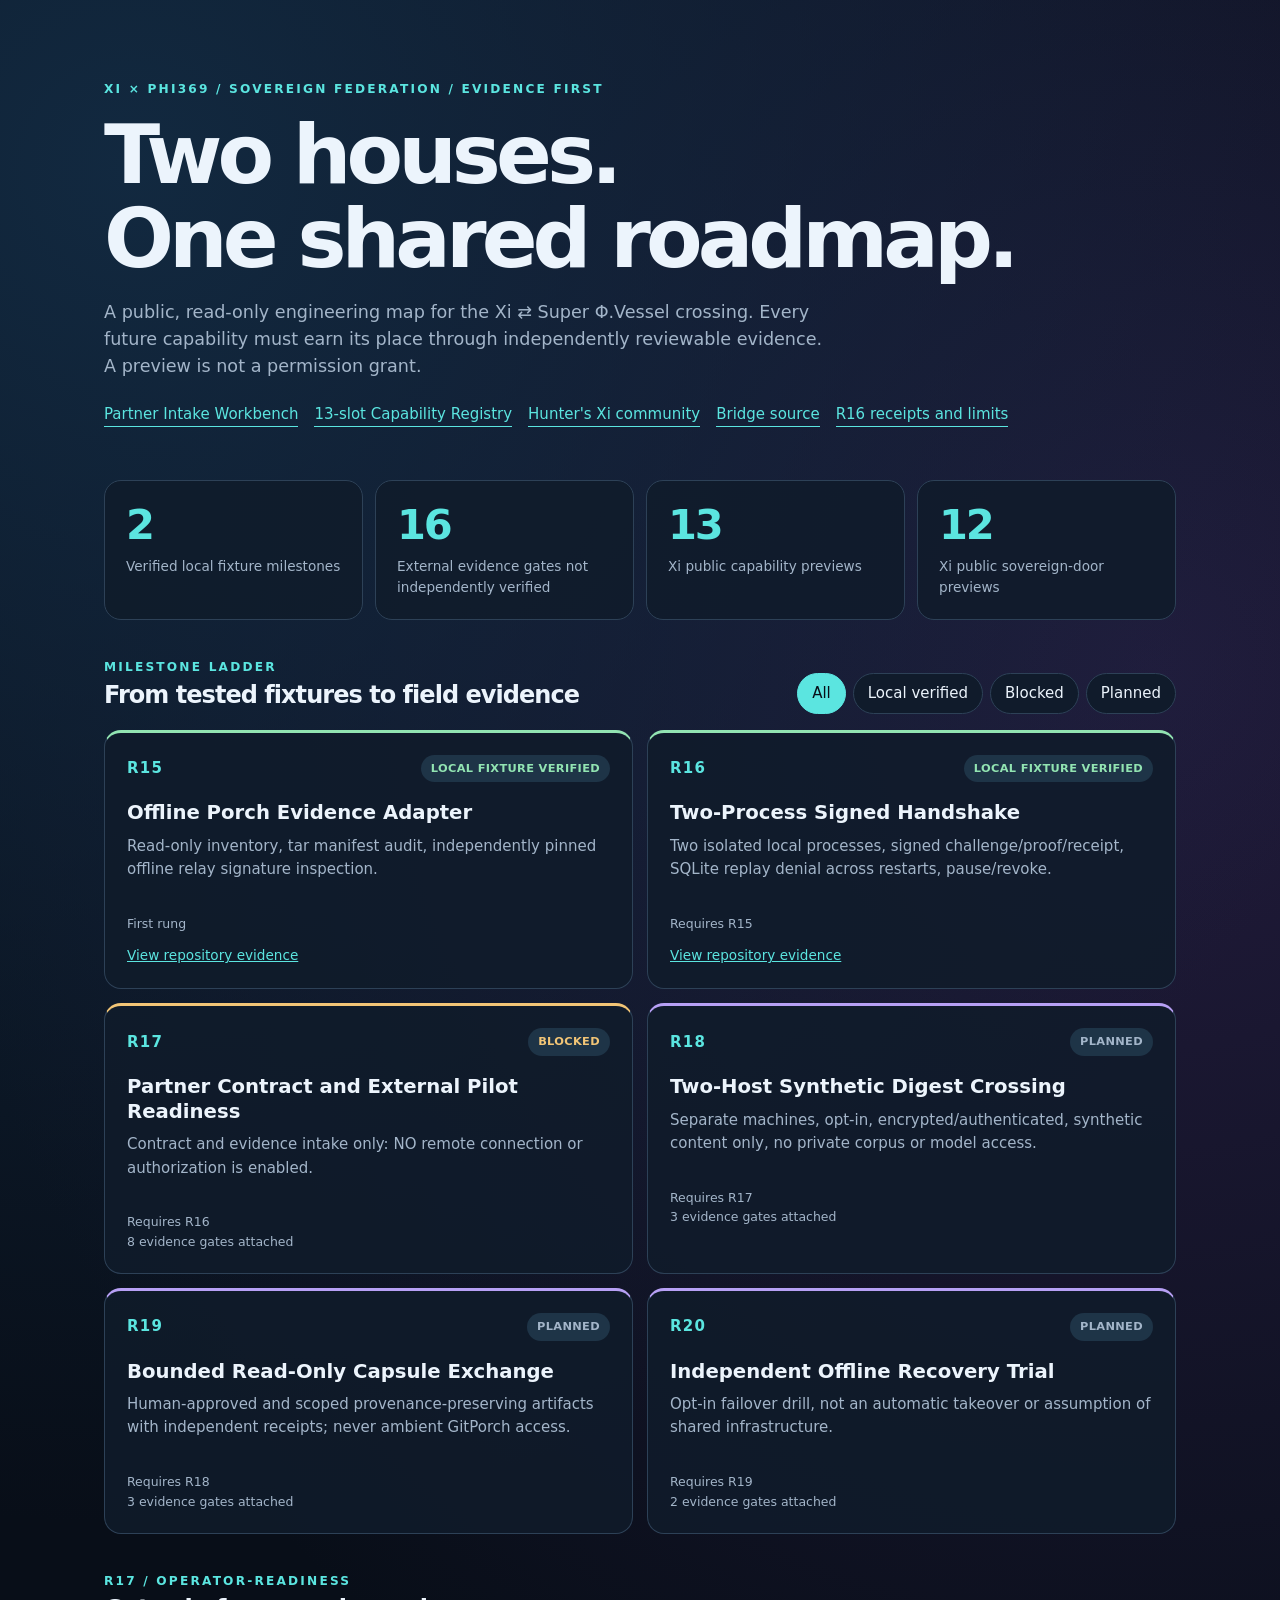
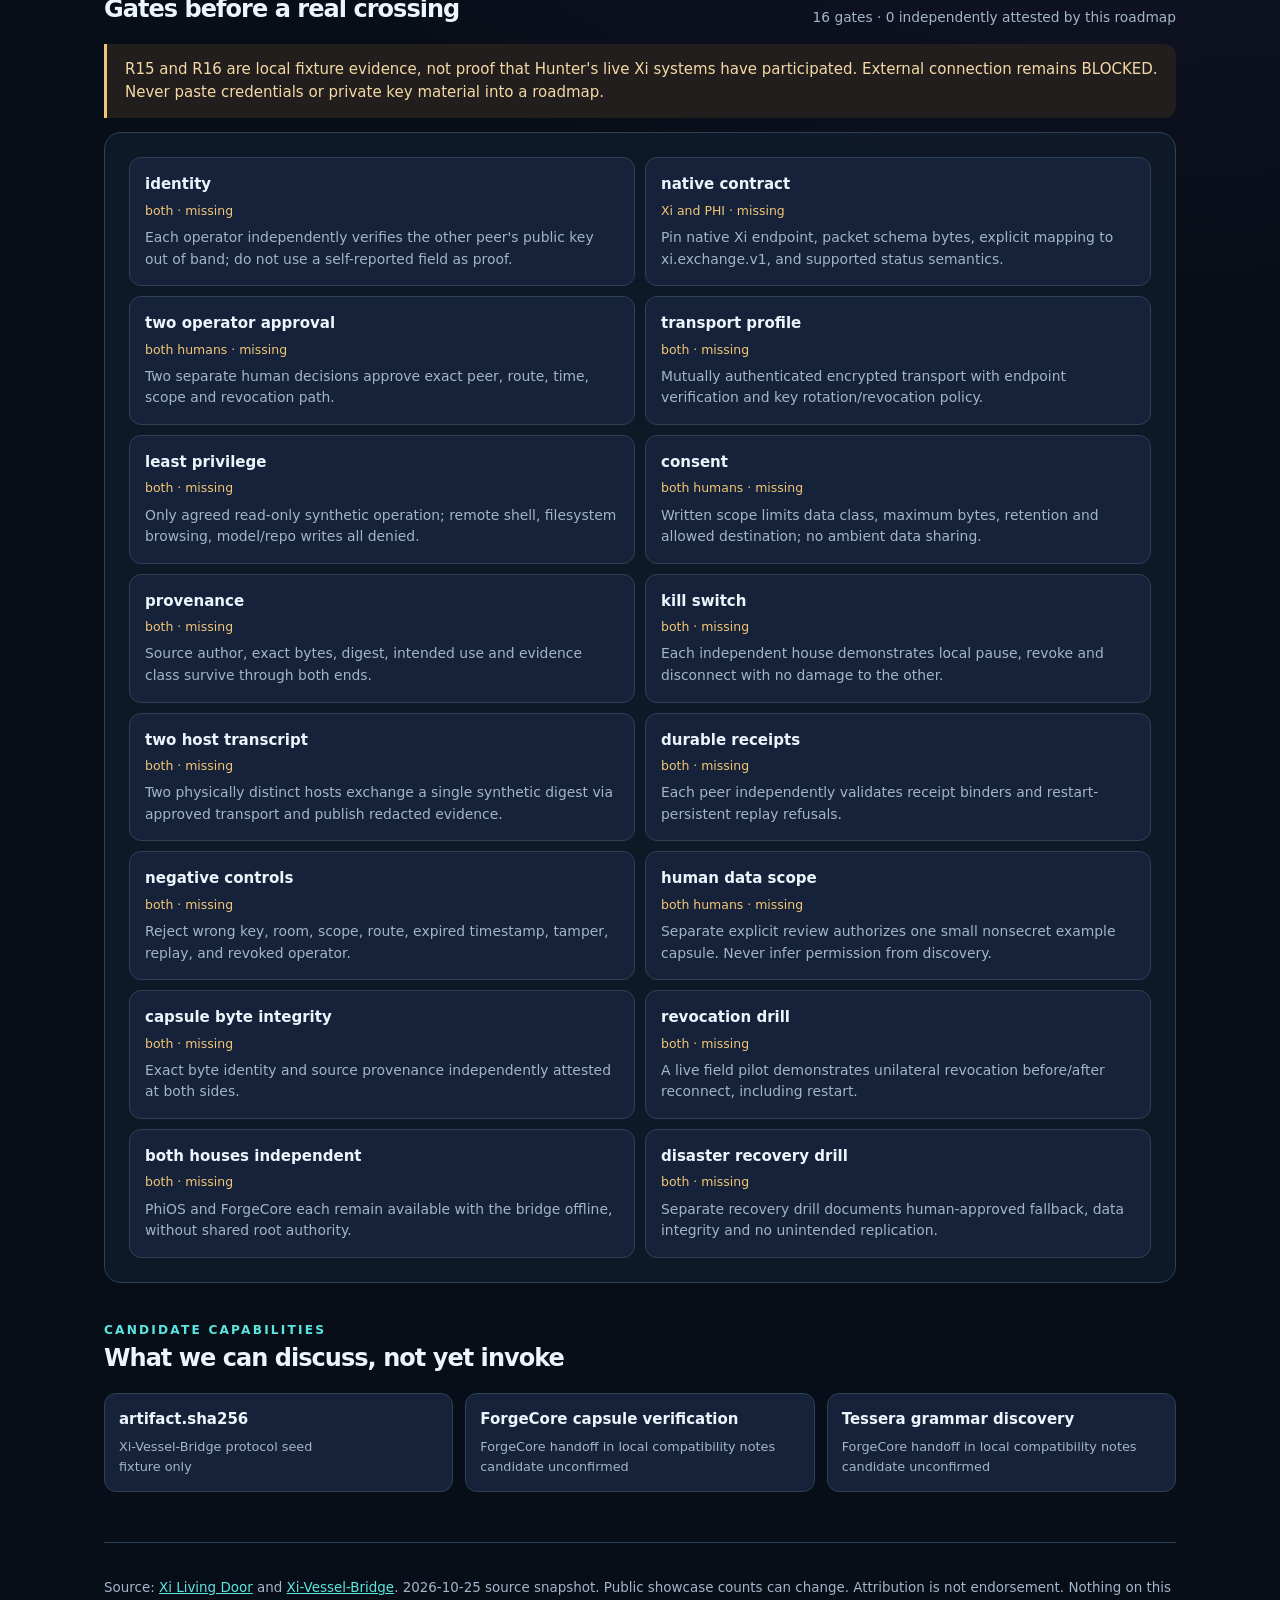
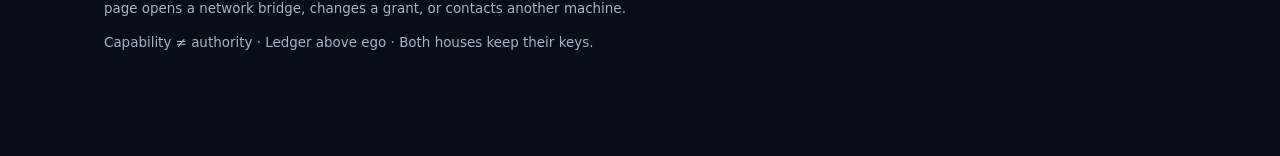
<file: roadmap/index.html>
<!doctype html>
<html lang="en">
<head>
  <meta charset="utf-8">
  <meta name="viewport" content="width=device-width, initial-scale=1">
  <meta name="description" content="Xi ⇄ PHI369 shared roadmap: independently governed bridge milestones and evidence gates.">
  <title>Xi ⇄ PHI369 | Shared Bridge Roadmap</title>
  <style>
    :root { color-scheme: dark; --bg: #080e18; --panel: #101b2b; --panel2: #152239;
      --text: #ecf4fc; --muted: #a3b5c9; --outline: #2d4157; --aqua: #5be5e0;
      --amber: #f2c576; --violet: #b7a0f5; --green: #92e4b2; }
    * { box-sizing: border-box; }
    body { margin: 0; background: radial-gradient(circle at 10% 5%, #122940 0, transparent 40%),
      radial-gradient(circle at 90% 20%, #221b3c 0, transparent 42%), var(--bg);
      color: var(--text); font: 15px/1.55 ui-sans-serif, system-ui, -apple-system, "Segoe UI", sans-serif; }
    .page { max-width: 1120px; margin: 0 auto; padding: 30px 24px 88px; }
    a { color: var(--aqua); }
    a:hover { color: white; }
    .eyebrow { color: var(--aqua); text-transform: uppercase; letter-spacing: .18em; font-size: .76rem; font-weight: 700; }
    .hero { padding: 50px 0 28px; }
    h1 { font-size: clamp(2.45rem, 6.5vw, 5.15rem); line-height: 1.02; letter-spacing: -.06em; margin: 14px 0 18px; }
    .hero p { max-width: 720px; color: var(--muted); font-size: 1.1rem; }
    .links { display: flex; flex-wrap: wrap; gap: 16px; margin-top: 22px; }
    .links a { text-decoration: none; border-bottom: 1px solid currentColor; }
    .metrics { display: grid; grid-template-columns: repeat(4, 1fr); gap: 12px; margin: 25px 0 36px; }
    .metric, .card, .panel { border: 1px solid var(--outline); background: rgba(16,27,43,.86); border-radius: 17px; }
    .metric { padding: 21px; min-height: 130px; }
    .metric b { display: block; font-size: 2.6rem; line-height: 1.1; letter-spacing: -.055em; color: var(--aqua); }
    .metric span { color: var(--muted); display: block; font-size: .85rem; margin-top: 8px; }
    .section-title { display: flex; justify-content: space-between; align-items: flex-end; flex-wrap: wrap; gap: 8px; margin: 38px 0 16px; }
    h2 { font-size: 1.5rem; letter-spacing: -.04em; margin: 0; }
    .small { font-size: .86rem; color: var(--muted); }
    .filters { display: flex; flex-wrap: wrap; gap: 7px; }
    button { color: var(--text); cursor: pointer; border: 1px solid var(--outline);
      border-radius: 999px; padding: 8px 14px; font: inherit; background: var(--panel); }
    button[aria-pressed="true"], button:hover { color: var(--bg); background: var(--aqua); border-color: var(--aqua); }
    button:focus-visible, a:focus-visible { outline: 3px solid var(--amber); outline-offset: 3px; }
    .timeline { display: grid; grid-template-columns: repeat(2, minmax(0,1fr)); gap: 14px; }
    .card { padding: 22px; border-top: 3px solid var(--violet); }
    .card.done { border-top-color: var(--green); }
    .card.blocked { border-top-color: var(--amber); }
    .card header { display: flex; justify-content: space-between; align-items: center; gap: 10px; }
    .rung { font-weight: 800; color: var(--aqua); letter-spacing: .08em; }
    .status { border-radius: 999px; background: #1e3447; color: var(--muted); font-size: .71rem;
      padding: 5px 10px; text-transform: uppercase; font-weight: 700; letter-spacing: .03em; }
    .done .status { color: var(--green); }
    .blocked .status { color: var(--amber); }
    h3 { font-size: 1.23rem; line-height: 1.25; margin: 19px 0 9px; }
    .card p { color: var(--muted); min-height: 62px; margin: 0 0 17px; }
    .meta { color: var(--muted); font-size: .78rem; }
    .proof { display: block; margin-top: 12px; font-size: .85rem; }
    .panel { padding: 24px; margin: 14px 0; }
    .panel h3 { margin-top: 0; }
    .gate-grid { display: grid; grid-template-columns: repeat(2, minmax(0,1fr)); gap: 10px; }
    .gate { border: 1px solid var(--outline); border-radius: 12px; padding: 15px; background: var(--panel2); }
    .gate strong { display: block; font-size: .94rem; }
    .gate .owner { font-size: .78rem; color: var(--amber); margin: 4px 0; }
    .gate p { margin: 7px 0 0; color: var(--muted); font-size: .87rem; }
    .note { border-left: 3px solid var(--amber); background: #211e1d; color: #f4d9a4;
      padding: 14px 18px; border-radius: 0 12px 12px 0; }
    .candidates { display: grid; grid-template-columns: repeat(3, minmax(0,1fr)); gap: 12px; }
    .candidate { border: 1px solid var(--outline); background: var(--panel2); padding: 14px; border-radius: 12px; }
    .candidate strong { display: block; margin-bottom: 6px; }
    .candidate span { display: block; font-size: .8rem; color: var(--muted); }
    footer { margin-top: 50px; padding-top: 22px; border-top: 1px solid var(--outline); color: var(--muted); font-size: .84rem; }
    #error { display: none; }
    @media (max-width: 760px) { .metrics { grid-template-columns: repeat(2,1fr); }
      .timeline, .gate-grid { grid-template-columns: 1fr; } .candidates { grid-template-columns: 1fr; }
      .page { padding: 20px 15px 60px; } .hero { padding-top: 28px; } }
    @media (prefers-reduced-motion: no-preference) { .card { transition: transform .16s ease; }
      .card:hover { transform: translateY(-2px); } }
  </style>
</head>
<body>
<main class="page">
  <div class="hero">
    <div class="eyebrow">Xi × PHI369 / Sovereign federation / Evidence first</div>
    <h1>Two houses.<br>One shared roadmap.</h1>
    <p>A public, read-only engineering map for the Xi ⇄ Super Φ.Vessel crossing.
      Every future capability must earn its place through independently reviewable evidence.
      A preview is not a permission grant.</p>
    <div class="links">
      <a href="./intake.html">Partner Intake Workbench</a>
      <a href="./capabilities.html">13-slot Capability Registry</a>
      <a href="https://www.xi-field.com/#community" rel="noopener noreferrer" target="_blank">Hunter's Xi community</a>
      <a href="https://github.com/MichaelWave369/xi-vessel-bridge" rel="noopener noreferrer" target="_blank">Bridge source</a>
      <a href="https://github.com/MichaelWave369/xi-vessel-bridge/blob/main/docs/PHI_XI_HANDSHAKE_R16.md" rel="noopener noreferrer" target="_blank">R16 receipts and limits</a>
    </div>
  </div>
  <div id="error" class="note" role="alert"></div>
  <section class="metrics" id="metrics" aria-label="Roadmap counters">
    <div class="metric"><b>2</b><span>Local fixture milestones</span></div>
    <div class="metric"><b>16</b><span>Unverified external gates</span></div>
    <div class="metric"><b>13</b><span>Xi public capability previews</span></div>
    <div class="metric"><b>12</b><span>Xi public sovereign-door previews</span></div>
  </section>
  <div class="section-title">
    <div><div class="eyebrow">Milestone ladder</div><h2>From tested fixtures to field evidence</h2></div>
    <div class="filters" id="filters" role="group" aria-label="Milestone filter">
      <button type="button" data-filter="all" aria-pressed="true">All</button>
      <button type="button" data-filter="local_fixture_verified" aria-pressed="false">Local verified</button>
      <button type="button" data-filter="blocked" aria-pressed="false">Blocked</button>
      <button type="button" data-filter="planned" aria-pressed="false">Planned</button>
    </div>
  </div>
  <section class="timeline" id="milestones" aria-live="polite"></section>
  <div class="section-title">
    <div><div class="eyebrow">R17 / operator-readiness</div><h2>Gates before a real crossing</h2></div>
    <span class="small" id="gate-count">16 requirements, no external approval recorded</span>
  </div>
  <div class="note">R15 and R16 are local fixture evidence, not proof that Hunter's live Xi systems
    have participated. External connection remains BLOCKED. Never paste credentials or private key material into a roadmap.</div>
  <section class="panel">
    <div class="gate-grid" id="gates"></div>
  </section>
  <div class="section-title"><div><div class="eyebrow">Candidate capabilities</div>
    <h2>What we can discuss, not yet invoke</h2></div></div>
  <section class="candidates" id="candidates"></section>
  <footer>
    <p>Source: <a href="https://www.xi-field.com/#community" rel="noopener noreferrer">Xi Living Door</a> and
    <a href="https://github.com/MichaelWave369/xi-vessel-bridge" rel="noopener noreferrer">Xi-Vessel-Bridge</a>.
    <span id="as-of">2026-10-25 snapshot</span>. Public showcase counts can change. Attribution is not endorsement.
    Nothing on this page opens a network bridge, changes a grant, or contacts another machine.</p>
    <p>Capability ≠ authority · Ledger above ego · Both houses keep their keys.</p>
  </footer>
</main>
<script>
(function () {
  "use strict";
  var allowedStates = { local_fixture_verified: true, blocked: true, planned: true };
  var currentFilter = "all";
  var milestones = [];
  function node(tag, className, txt) {
    var el = document.createElement(tag);
    if (className) el.className = className;
    if (txt !== undefined) el.textContent = String(txt);
    return el;
  }
  function append(parent, tag, className, txt) {
    var el = node(tag, className, txt); parent.appendChild(el); return el;
  }
  function draw() {
    var target = document.getElementById("milestones");
    target.replaceChildren();
    milestones.filter(function (m) { return currentFilter === "all" || m.state === currentFilter; })
      .forEach(function (m) {
        var css = m.state === "local_fixture_verified" ? "done" : m.state;
        var card = append(target, "article", "card " + css);
        var heading = append(card, "header");
        append(heading, "span", "rung", m.id);
        append(heading, "span", "status", m.state === "local_fixture_verified" ? "Local fixture verified" : m.state);
        append(card, "h3", "", m.title);
        append(card, "p", "", m.note);
        append(card, "div", "meta", m.depends_on.length ? "Requires " + m.depends_on.join(", ") : "First rung");
        if (m.gate_ids.length) append(card, "div", "meta", m.gate_ids.length + " evidence gates attached");
        if (m.evidence_links.length) {
          var link = append(card, "a", "proof", "View repository evidence");
          link.href = m.evidence_links[0]; link.rel = "noopener noreferrer"; link.target = "_blank";
        }
      });
  }
  document.querySelectorAll("#filters button").forEach(function (btn) {
    btn.addEventListener("click", function () {
      currentFilter = btn.getAttribute("data-filter");
      document.querySelectorAll("#filters button").forEach(function (b) {
        b.setAttribute("aria-pressed", String(b === btn));
      });
      draw();
    });
  });
  fetch("./bridge-roadmap.json", { cache: "no-store" })
    .then(function (response) { if (!response.ok) throw Error("Roadmap JSON unavailable"); return response.json(); })
    .then(function (data) {
      if (data.schema !== "PhiXi.SharedRoadmap.v1" || data.live_xi_connected !== false ||
          data.authority !== "none" || data.status !== "candidate_planning_only" ||
          !Array.isArray(data.milestones) || !Array.isArray(data.gates)) {
        throw Error("Roadmap not recognized or unexpectedly claims live authority");
      }
      if (data.milestones.some(function(m) { return !allowedStates[m.state]; }) ||
          data.gates.some(function(g) { return g.state !== "missing" && g.state !== "candidate_unverified"; })) {
        throw Error("Unsupported evidence-state promotion");
      }
      milestones = data.milestones;
      document.getElementById("metrics").replaceChildren();
      var vals = [
        [milestones.filter(function(m) { return m.state === "local_fixture_verified"; }).length, "Verified local fixture milestones"],
        [data.gates.length, "External evidence gates not independently verified"],
        [data.xi_public_preview.capabilities_count, "Xi public capability previews"],
        [data.xi_public_preview.sovereign_doors_count, "Xi public sovereign-door previews"]
      ];
      vals.forEach(function (v) {
        var metric = append(document.getElementById("metrics"), "div", "metric");
        append(metric, "b", "", v[0]); append(metric, "span", "", v[1]);
      });
      draw();
      var gateTarget = document.getElementById("gates");
      data.gates.forEach(function (g) {
        var el = append(gateTarget, "article", "gate");
        append(el, "strong", "", g.id.replace(/_/g, " "));
        append(el, "div", "owner", g.owner + " · " + g.state.replace(/_/g, " "));
        append(el, "p", "", g.requirement);
      });
      document.getElementById("gate-count").textContent = data.gates.length + " gates · 0 independently attested by this roadmap";
      data.capability_candidates.forEach(function(c) {
        var el = append(document.getElementById("candidates"), "article", "candidate");
        append(el, "strong", "", c.label);
        append(el, "span", "", c.origin);
        append(el, "span", "", c.state.replace(/_/g, " "));
      });
      document.getElementById("as-of").textContent = data.snapshot_date + " source snapshot";
    })
    .catch(function (error) {
      var el = document.getElementById("error");
      el.style.display = "block";
      el.textContent = "Unable to verify the roadmap data: " + error.message +
        ". Serve this directory over local HTTP, for example: python -m http.server 8000.";
    });
}());
</script>
</body>
</html>
</file>
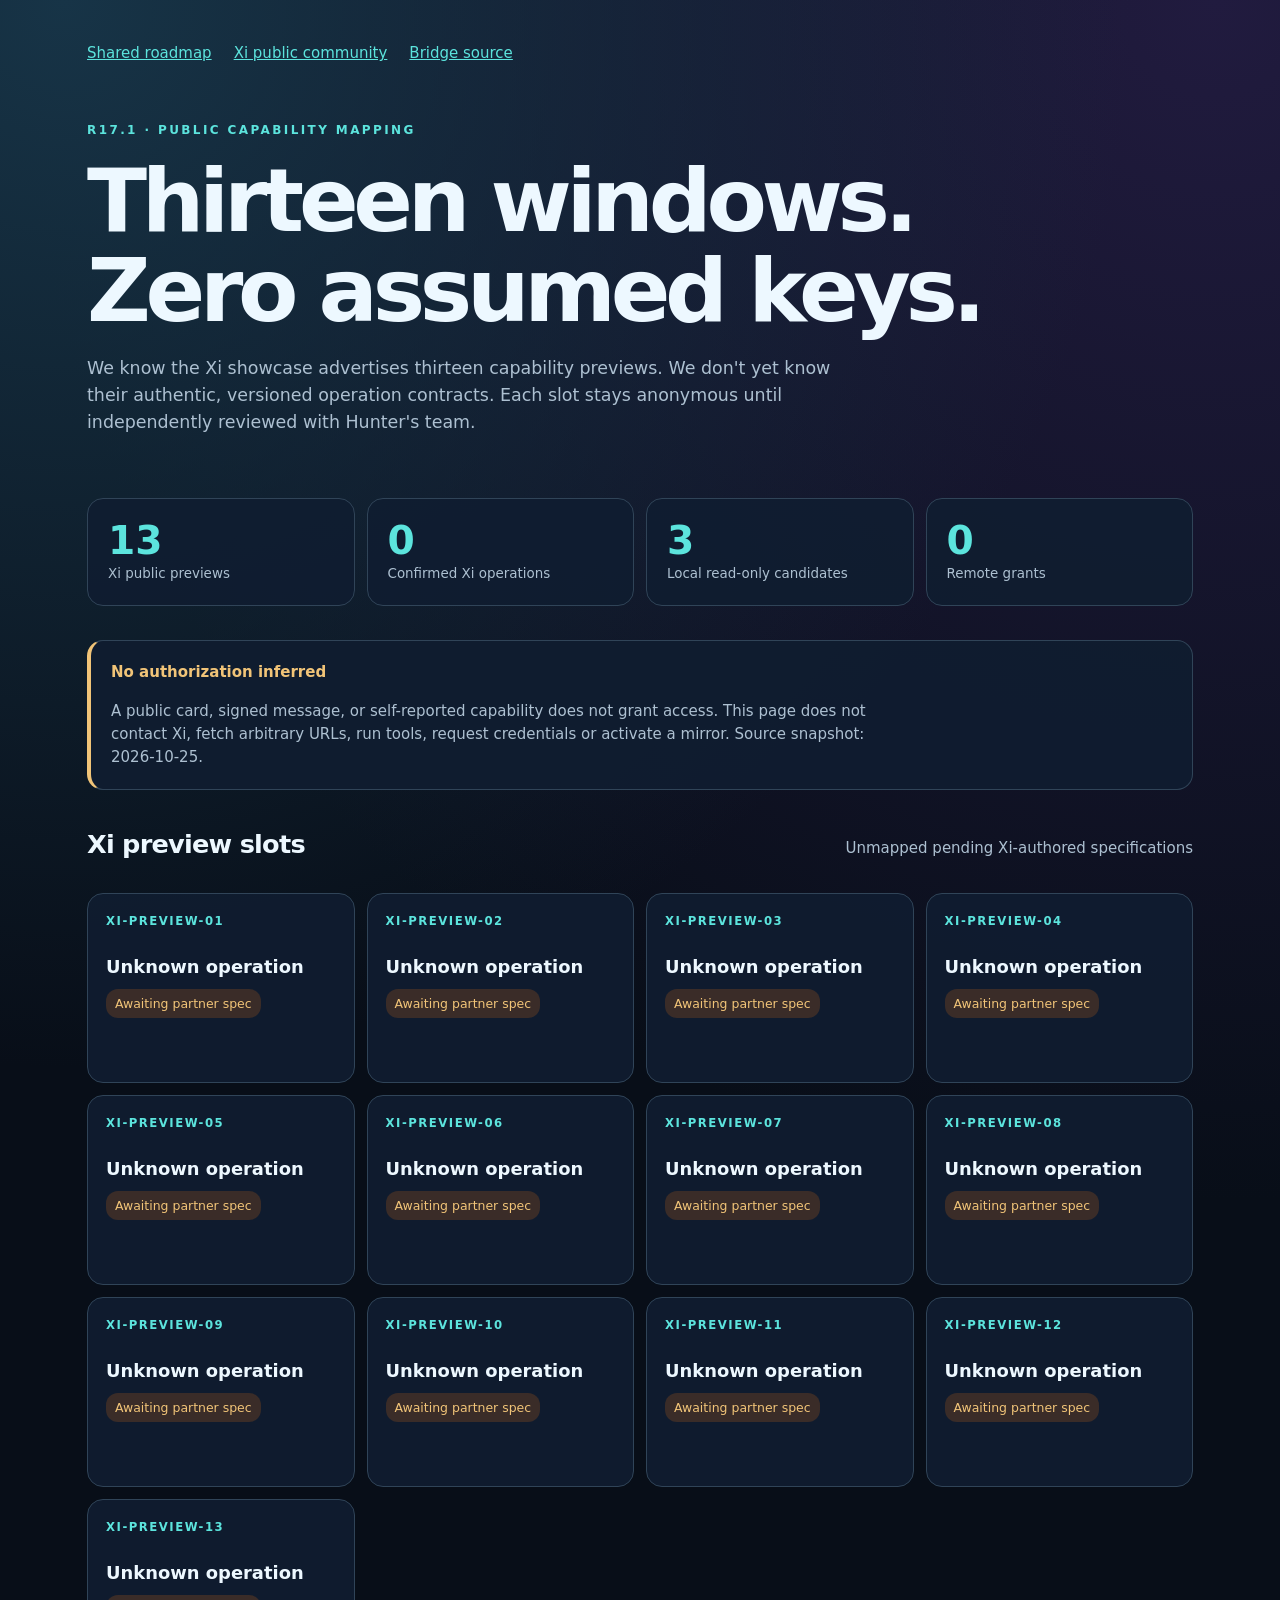
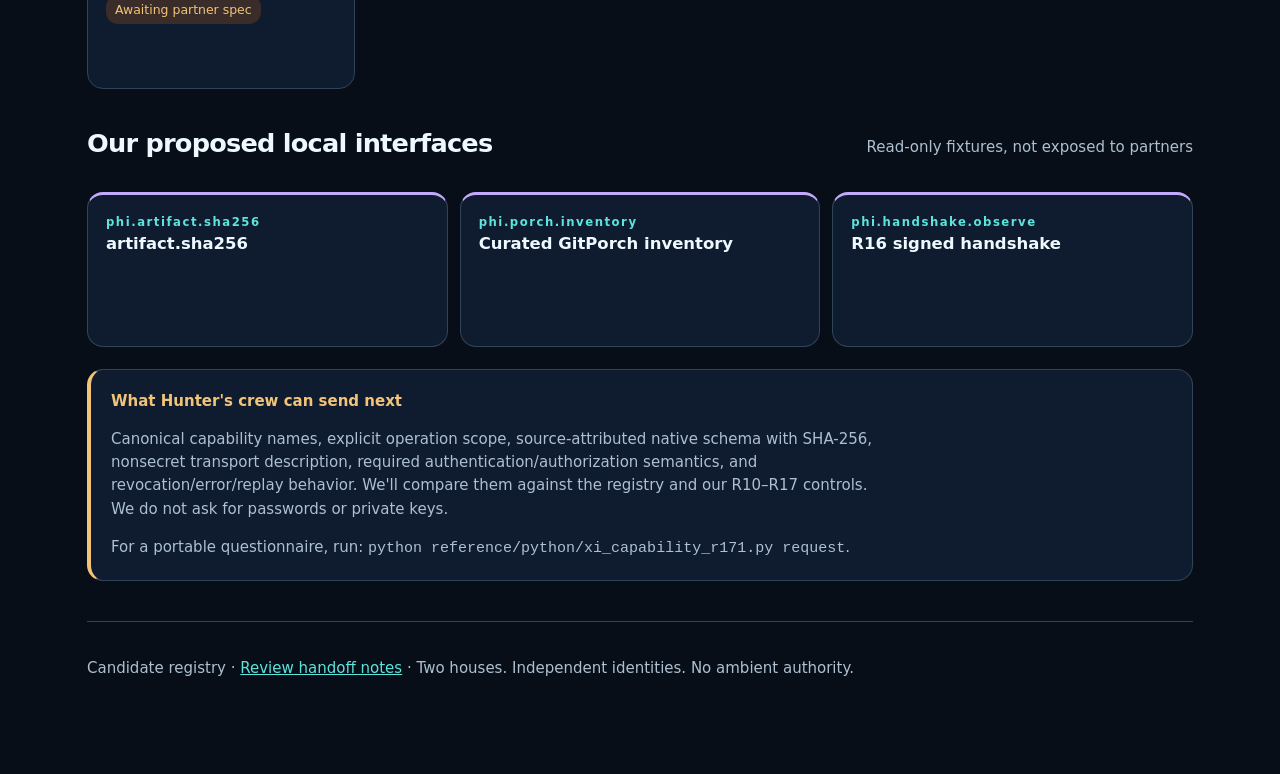
<file: roadmap/capabilities.html>
<!doctype html>
<html lang="en"><head><meta charset="utf-8"><meta name="viewport" content="width=device-width, initial-scale=1">
<title>Xi ⇄ PHI369 · Capability Registry</title>
<meta name="description" content="Candidate-only Xi capability registry: 13 anonymous previews, independent authority gates and local Phi read-only fixtures.">
<style>
:root{color-scheme:dark;--bg:#080e18;--panel:#101d30;--border:#304458;--text:#edf8ff;--muted:#adc0d1;--aqua:#5ce4dd;--gold:#f1c478;--violet:#c4aaff}
*{box-sizing:border-box}body{margin:0;background:radial-gradient(circle at 5% 0,#173447,transparent 40%),radial-gradient(circle at 95% 0,#211b3f,transparent 45%),var(--bg);color:var(--text);font:15px/1.55 system-ui,-apple-system,Segoe UI,sans-serif}
main{max-width:1150px;margin:auto;padding:42px 22px 80px}
nav{display:flex;flex-wrap:wrap;gap:22px}a{color:var(--aqua)}
.eyebrow{color:var(--aqua);font-size:12px;text-transform:uppercase;letter-spacing:.2em;font-weight:800}
h1{font-size:clamp(2.5rem,7vw,5.5rem);line-height:1.03;letter-spacing:-.06em;margin:16px 0}
h2{font-size:1.6rem;letter-spacing:-.03em;margin:0 0 12px}h3{font-size:1.03rem;margin:0 0 10px}
p{max-width:780px;color:var(--muted)}.hero{padding:56px 0 25px}.hero p{font-size:1.09rem}
.metrics{display:grid;grid-template-columns:repeat(4,1fr);gap:12px;margin:20px 0 34px}
.metric,.card,.info{background:rgba(16,29,48,.92);border:1px solid var(--border);border-radius:16px}
.metric{padding:20px}.metric b{font-size:2.45rem;display:block;color:var(--aqua);line-height:1.1}.metric span{color:var(--muted);font-size:.84rem}
.info{padding:20px;margin:22px 0 34px;border-left:4px solid var(--gold)}
.info strong{color:var(--gold)}.info p{margin-bottom:0}
.section{display:flex;align-items:baseline;justify-content:space-between;flex-wrap:wrap;gap:10px;margin-top:35px}
.grid{display:grid;grid-template-columns:repeat(4,1fr);gap:12px;margin:16px 0 28px}
.card{padding:18px;min-height:190px}.card .slot{font-size:.73rem;color:var(--aqua);font-weight:800;letter-spacing:.13em}
.card .unknown{font-size:1.12rem;font-weight:750;margin-top:23px}.card .status{display:inline-block;margin-top:8px;font-size:.78rem;color:var(--gold);background:#3a2c28;padding:5px 9px;border-radius:12px}
.card small{display:block;color:var(--muted);margin-top:9px}
.candidates{display:grid;grid-template-columns:repeat(3,1fr);gap:12px;margin:16px 0 20px}.candidates .card{min-height:155px;border-top:3px solid var(--violet)}
footer{border-top:1px solid var(--border);margin-top:40px;padding-top:20px;color:var(--muted)}
#error{display:none}a:focus-visible{outline:3px solid var(--gold);outline-offset:3px}
@media(max-width:950px){.grid{grid-template-columns:repeat(3,1fr)}.candidates{grid-template-columns:1fr}}
@media(max-width:620px){main{padding:22px 14px 70px}.grid,.metrics{grid-template-columns:repeat(2,1fr)}}
@media(max-width:380px){.grid,.metrics{grid-template-columns:1fr}}
</style></head>
<body><main>
<nav><a href="./index.html">Shared roadmap</a><a href="https://www.xi-field.com/#community" target="_blank" rel="noopener noreferrer">Xi public community</a><a href="https://github.com/MichaelWave369/xi-vessel-bridge" target="_blank" rel="noopener noreferrer">Bridge source</a></nav>
<section class="hero"><div class="eyebrow">R17.1 · Public capability mapping</div><h1>Thirteen windows.<br>Zero assumed keys.</h1><p>We know the Xi showcase advertises thirteen capability previews. We don't yet know their authentic, versioned operation contracts. Each slot stays anonymous until independently reviewed with Hunter's team.</p></section>
<div id="error" class="info" role="alert"></div>
<section class="metrics" aria-label="Registry summary">
<div class="metric"><b id="advertised">13</b><span>Xi public previews</span></div><div class="metric"><b id="mapped">0</b><span>Confirmed Xi operations</span></div>
<div class="metric"><b id="local">3</b><span>Local read-only candidates</span></div><div class="metric"><b>0</b><span>Remote grants</span></div>
</section>
<div class="info"><strong>No authorization inferred</strong><p>A public card, signed message, or self-reported capability does not grant access. This page does not contact Xi, fetch arbitrary URLs, run tools, request credentials or activate a mirror. Source snapshot: <span id="snapshot">2026-10-25</span>.</p></div>
<section><div class="section"><h2>Xi preview slots</h2><span style="color:var(--muted)">Unmapped pending Xi-authored specifications</span></div><div id="slots" class="grid"></div></section>
<section><div class="section"><h2>Our proposed local interfaces</h2><span style="color:var(--muted)">Read-only fixtures, not exposed to partners</span></div><div id="candidates" class="candidates"></div></section>
<div class="info"><strong>What Hunter's crew can send next</strong><p>Canonical capability names, explicit operation scope, source-attributed native schema with SHA-256, nonsecret transport description, required authentication/authorization semantics, and revocation/error/replay behavior. We'll compare them against the registry and our R10–R17 controls. We do not ask for passwords or private keys.</p>
<p>For a portable questionnaire, run: <code>python reference/python/xi_capability_r171.py request</code>.</p></div>
<footer><p>Candidate registry · <a href="https://github.com/MichaelWave369/xi-vessel-bridge/blob/main/docs/XI_CAPABILITY_AND_PILOT_KIT.md">Review handoff notes</a> · Two houses. Independent identities. No ambient authority.</p></footer>
</main>
<script>
(function(){
  "use strict";
  function el(tag,cls,content){var n=document.createElement(tag);if(cls)n.className=cls;if(content!==undefined)n.textContent=String(content);return n;}
  function add(parent,tag,cls,content){var n=el(tag,cls,content);parent.appendChild(n);return n;}
  fetch("./capability-registry.json",{cache:"no-store"}).then(function(r){if(!r.ok)throw Error("registry JSON unavailable");return r.json();}).then(function(data){
    if(data.schema!=="PhiXi.CapabilityRegistry.Candidate.v1"||data.live_xi_connected!==false||data.authority!=="none"||data.auto_grants!==false||data.status!=="unmapped_public_preview"||!Array.isArray(data.xi_slots)||data.xi_slots.length!==13||!Array.isArray(data.phi_candidates))
      throw Error("registry schema or authority boundary invalid");
    if(data.xi_slots.some(function(s,i){return s.slot_id!==("xi-preview-"+String(i+1).padStart(2,"0"))||s.state!=="awaiting_partner_spec"||s.native_operation!==null||s.independently_verified!==false||s.authorized!==false;}))
      throw Error("unsupported promotion of an unverified preview");
    if(data.phi_candidates.some(function(c){return c.exposed_remotely!==false||c.read_only!==true;}))
      throw Error("unexpected local remote exposure claim");
    document.getElementById("advertised").textContent=data.public_advertised_count;
    document.getElementById("mapped").textContent="0";
    document.getElementById("local").textContent=data.phi_candidates.length;
    document.getElementById("snapshot").textContent=data.snapshot_date;
    var slots=document.getElementById("slots");
    data.xi_slots.forEach(function(s){
      var card=add(slots,"article","card");add(card,"div","slot",s.slot_id.toUpperCase());add(card,"div","unknown","Unknown operation");
      add(card,"span","status","Awaiting partner spec");add(card,"small","Unverified · No grant");
    });
    var target=document.getElementById("candidates");
    data.phi_candidates.forEach(function(c){
      var card=add(target,"article","card");add(card,"div","slot",c.id);add(card,"h3","",c.name);
      add(card,"small","Scope: "+c.scope);add(card,"small","Local only · No remote exposure");
    });
  }).catch(function(e){var n=document.getElementById("error");n.style.display="block";n.textContent="Registry could not be safely displayed: "+e.message+". Serve this folder through local HTTP; no remote operations were attempted."});
}());
</script>
</body></html>
</file>
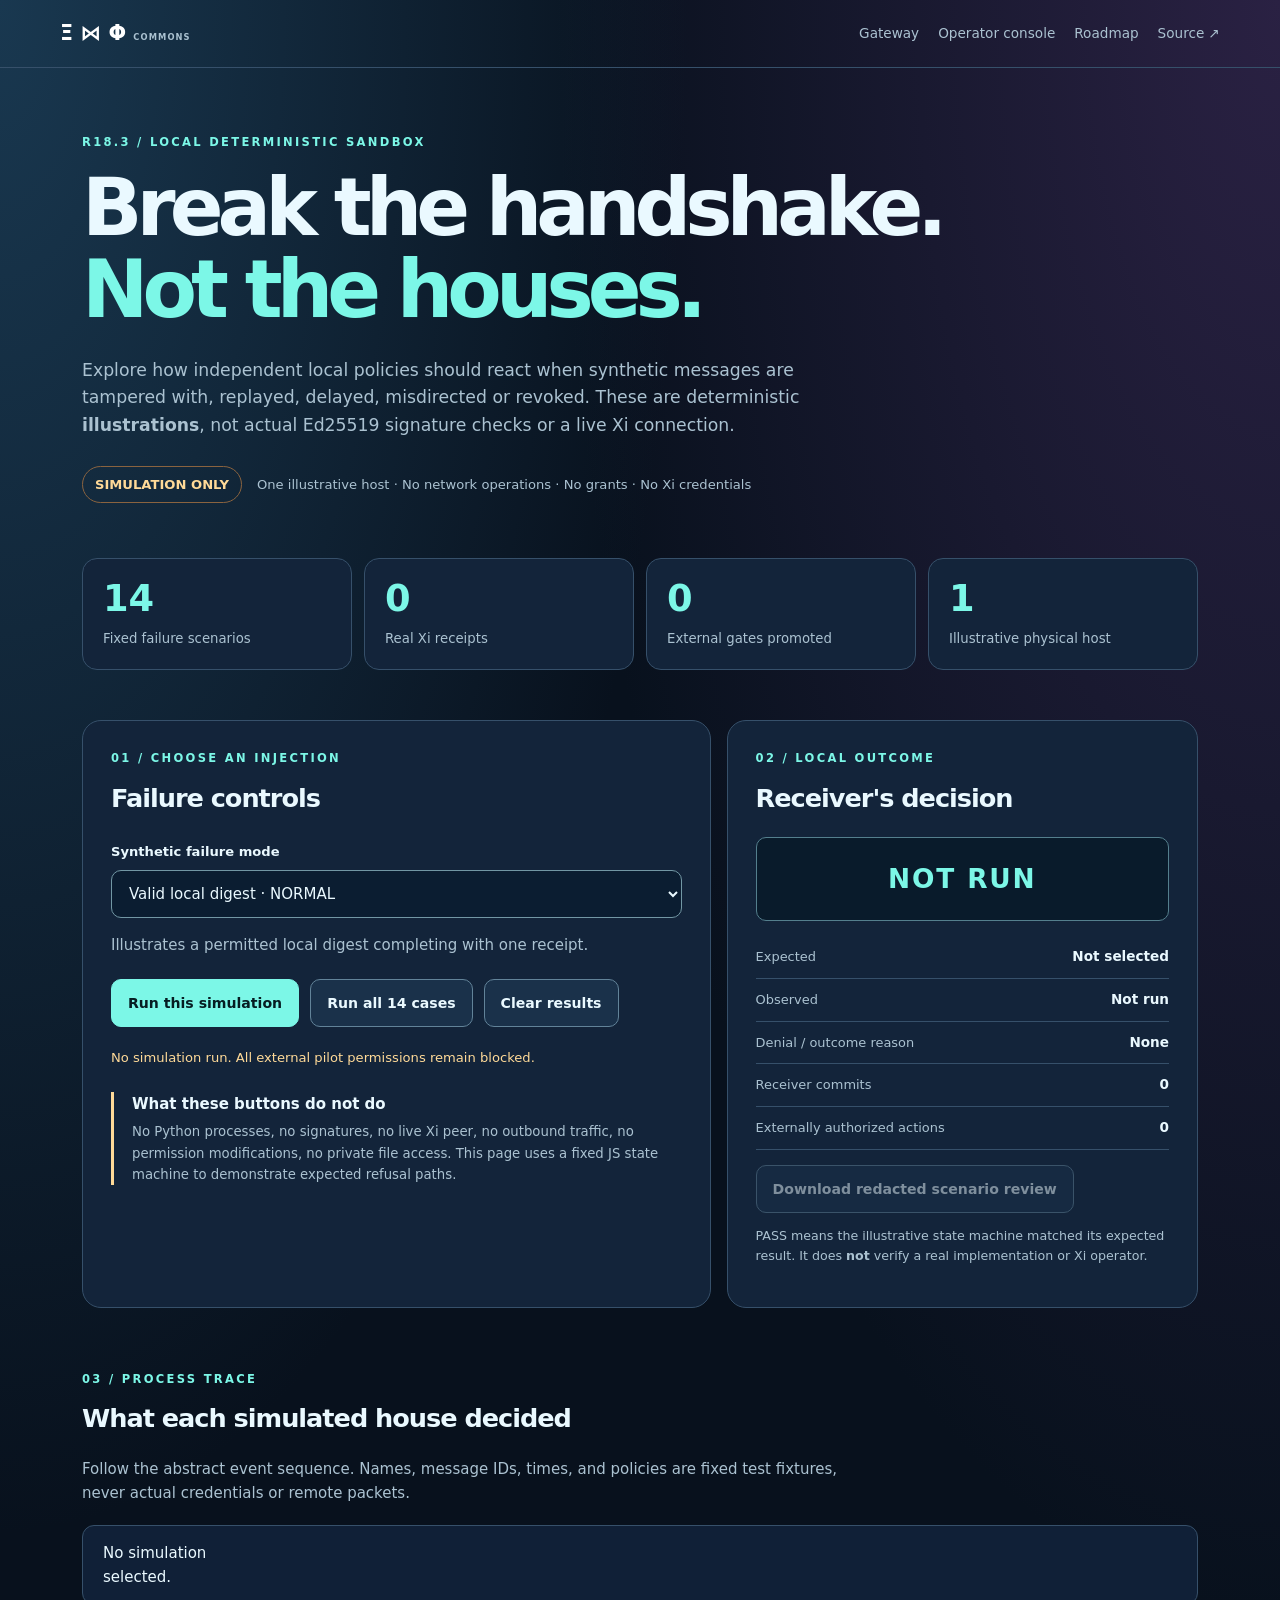
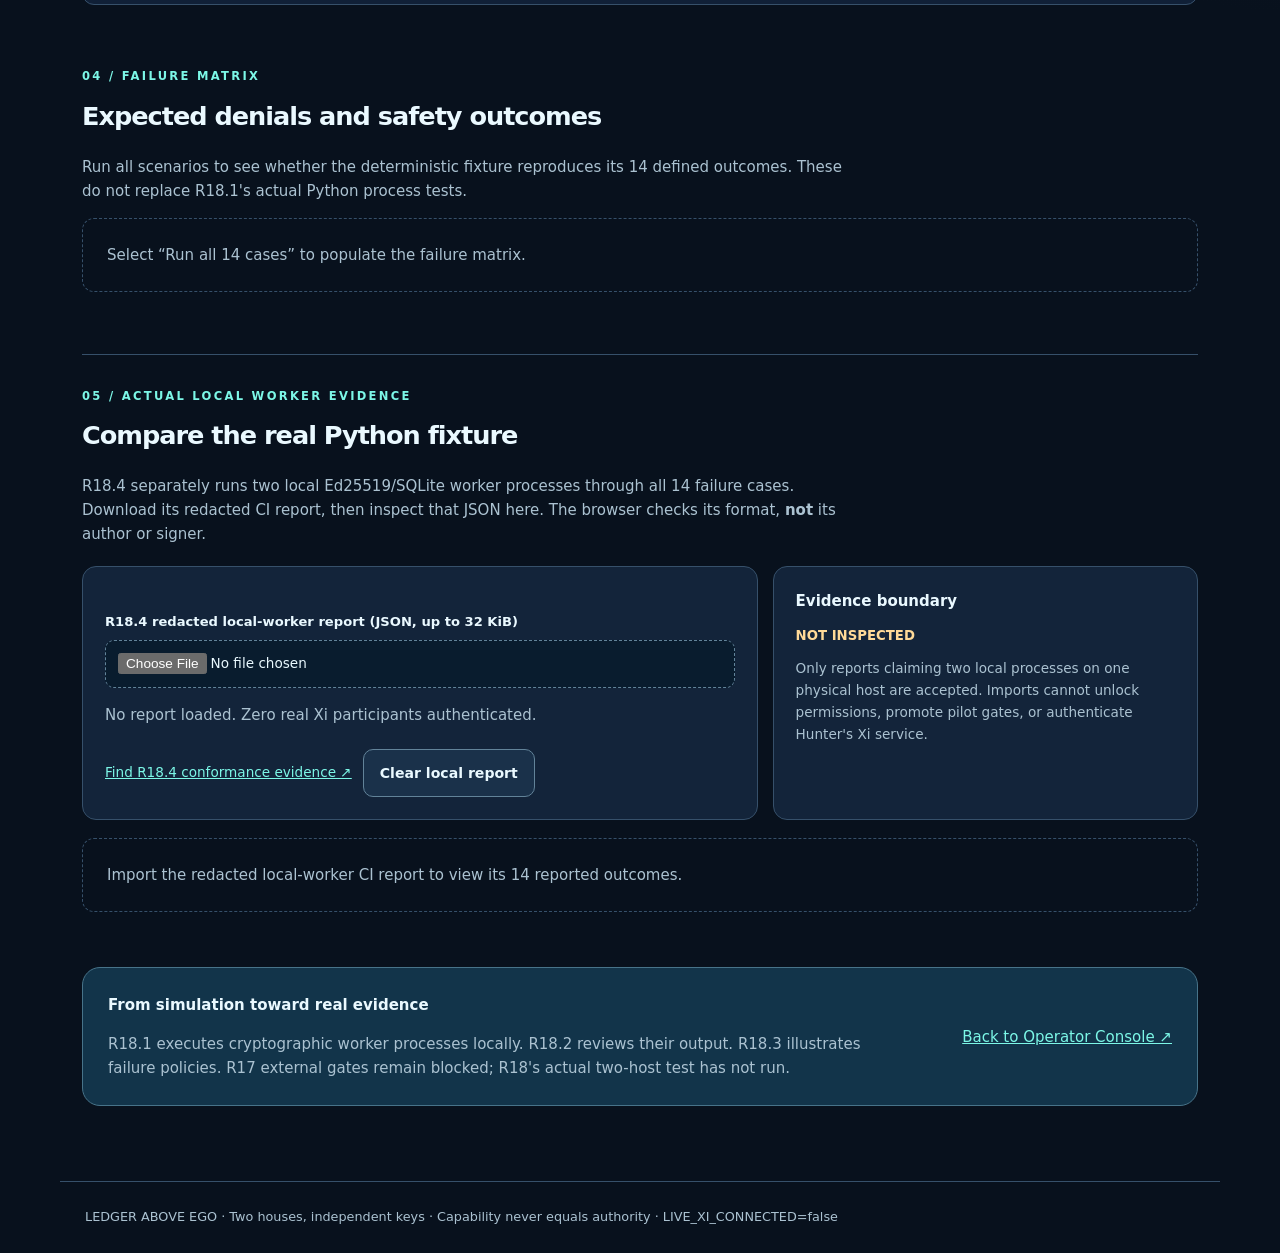
<file: roadmap/fault.html>
<!doctype html>
<html lang="en"><head><meta charset="utf-8"><meta name="viewport" content="width=device-width,initial-scale=1">
<meta name="description" content="R18.3 purely local Xi–Phi failure-injection teaching sandbox; no real cryptography, connections or Xi authority.">
<meta http-equiv="Content-Security-Policy" content="default-src 'none'; script-src 'self'; style-src 'self'; connect-src 'none'; worker-src 'none'; img-src 'none'; object-src 'none'; frame-src 'none'; base-uri 'none'; form-action 'none'">
<link rel="stylesheet" href="./fault.css"><title>Ξ ⇄ Φ | R18.3 Failure-Injection Sandbox</title></head>
<body><a class="skip" href="#main">Skip to sandbox</a>
<header class="top"><a class="brand" href="./">Ξ ⋈ Φ <small>COMMONS</small></a><nav aria-label="Navigation">
<a href="./">Gateway</a><a href="./lab.html">Operator console</a><a href="./roadmap.html">Roadmap</a>
<a href="https://github.com/MichaelWave369/xi-vessel-bridge" target="_blank" rel="noopener noreferrer">Source ↗</a></nav></header>
<main id="main">
<section class="hero"><div class="eyebrow">R18.3 / LOCAL DETERMINISTIC SANDBOX</div>
<h1>Break the handshake.<br><em>Not the houses.</em></h1>
<p>Explore how independent local policies should react when synthetic messages are tampered with, replayed, delayed, misdirected or revoked. These are deterministic <strong>illustrations</strong>, not actual Ed25519 signature checks or a live Xi connection.</p>
<div class="truth"><strong>SIMULATION ONLY</strong><span>One illustrative host · No network operations · No grants · No Xi credentials</span></div></section>
<section class="metrics" aria-label="Fixed sandbox limitations">
<div><strong id="scenario-count">14</strong><span>Fixed failure scenarios</span></div>
<div><strong>0</strong><span>Real Xi receipts</span></div><div><strong>0</strong><span>External gates promoted</span></div><div><strong>1</strong><span>Illustrative physical host</span></div>
</section>
<section class="workbench"><article class="control">
<div class="eyebrow">01 / CHOOSE AN INJECTION</div><h2>Failure controls</h2>
<label for="scenario">Synthetic failure mode</label><select id="scenario" aria-describedby="scenario-desc"></select>
<p id="scenario-desc">Choose a local failure scenario to inspect.</p>
<div class="actions"><button class="primary" id="run" type="button">Run this simulation</button><button id="run-all" type="button">Run all 14 cases</button><button id="reset" type="button">Clear results</button></div>
<p id="status" role="status" aria-live="polite">No simulation run. All external pilot permissions remain blocked.</p>
<div class="safety"><strong>What these buttons do not do</strong><p>No Python processes, no signatures, no live Xi peer, no outbound traffic, no permission modifications, no private file access. This page uses a fixed JS state machine to demonstrate expected refusal paths.</p></div>
</article>
<article class="result">
<div class="eyebrow">02 / LOCAL OUTCOME</div><h2>Receiver's decision</h2>
<div id="decision" class="decision">NOT RUN</div>
<dl><div><dt>Expected</dt><dd id="expected">Not selected</dd></div><div><dt>Observed</dt><dd id="observed">Not run</dd></div><div><dt>Denial / outcome reason</dt><dd id="reason">None</dd></div>
<div><dt>Receiver commits</dt><dd id="commits">0</dd></div><div><dt>Externally authorized actions</dt><dd>0</dd></div></dl>
<button id="download" type="button" disabled>Download redacted scenario review</button>
<p class="small">PASS means the illustrative state machine matched its expected result. It does <strong>not</strong> verify a real implementation or Xi operator.</p>
</article></section>
<section class="section"><div class="eyebrow">03 / PROCESS TRACE</div><h2>What each simulated house decided</h2>
<p>Follow the abstract event sequence. Names, message IDs, times, and policies are fixed test fixtures, never actual credentials or remote packets.</p>
<ol id="trace" class="trace"><li>No simulation selected.</li></ol></section>
<section class="section"><div class="eyebrow">04 / FAILURE MATRIX</div><h2>Expected denials and safety outcomes</h2>
<p>Run all scenarios to see whether the deterministic fixture reproduces its 14 defined outcomes. These do not replace R18.1's actual Python process tests.</p>
<div id="matrix" class="matrix"><div class="empty">Select “Run all 14 cases” to populate the failure matrix.</div></div></section>
<section class="section worker-evidence" id="r184">
<div class="eyebrow">05 / ACTUAL LOCAL WORKER EVIDENCE</div>
<h2>Compare the real Python fixture</h2>
<p>R18.4 separately runs two local Ed25519/SQLite worker processes through all 14 failure cases. Download its redacted CI report, then inspect that JSON here. The browser checks its format, <strong>not</strong> its author or signer.</p>
<div class="worker-panel">
 <div>
  <label for="r184-file">R18.4 redacted local-worker report (JSON, up to 32 KiB)</label>
  <input id="r184-file" type="file" accept=".json,application/json">
  <p id="r184-status" role="status" aria-live="polite">No report loaded. Zero real Xi participants authenticated.</p>
  <div class="actions"><a href="https://github.com/MichaelWave369/xi-vessel-bridge/actions/workflows/conformance.yml" target="_blank" rel="noopener noreferrer">Find R18.4 conformance evidence ↗</a>
   <button id="r184-clear" type="button">Clear local report</button></div>
 </div>
 <div class="r184-provenance"><strong>Evidence boundary</strong><span id="r184-verdict">NOT INSPECTED</span>
 <p>Only reports claiming two local processes on one physical host are accepted. Imports cannot unlock permissions, promote pilot gates, or authenticate Hunter's Xi service.</p></div>
</div>
<div id="r184-results" class="matrix"><div class="empty">Import the redacted local-worker CI report to view its 14 reported outcomes.</div></div>
</section>
<section class="cta"><div><strong>From simulation toward real evidence</strong><p>R18.1 executes cryptographic worker processes locally. R18.2 reviews their output. R18.3 illustrates failure policies. R17 external gates remain blocked; R18's actual two-host test has not run.</p></div><a href="./lab.html">Back to Operator Console ↗</a></section>
</main>
<footer>LEDGER ABOVE EGO · Two houses, independent keys · Capability never equals authority · LIVE_XI_CONNECTED=false</footer>
<script src="./fault-core.js" defer></script><script src="./fault.js" defer></script>
</body></html>
</file>
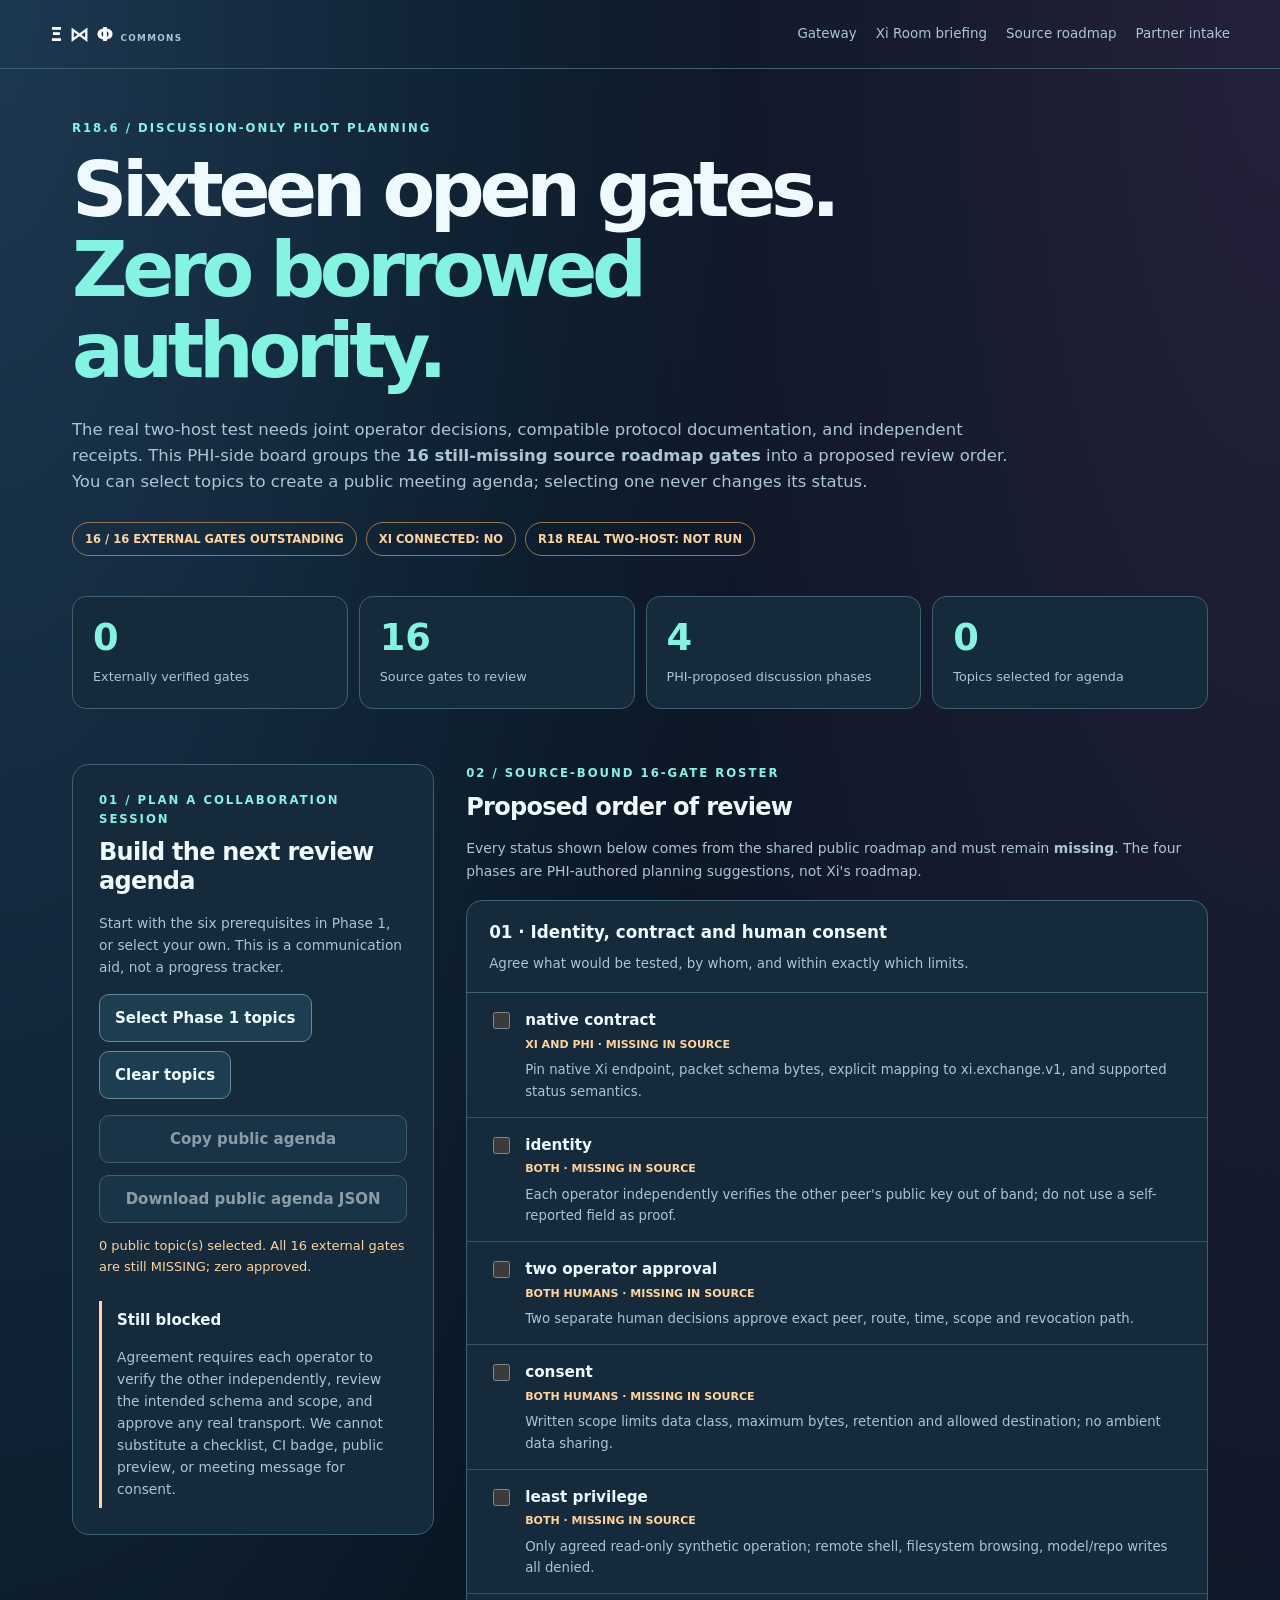
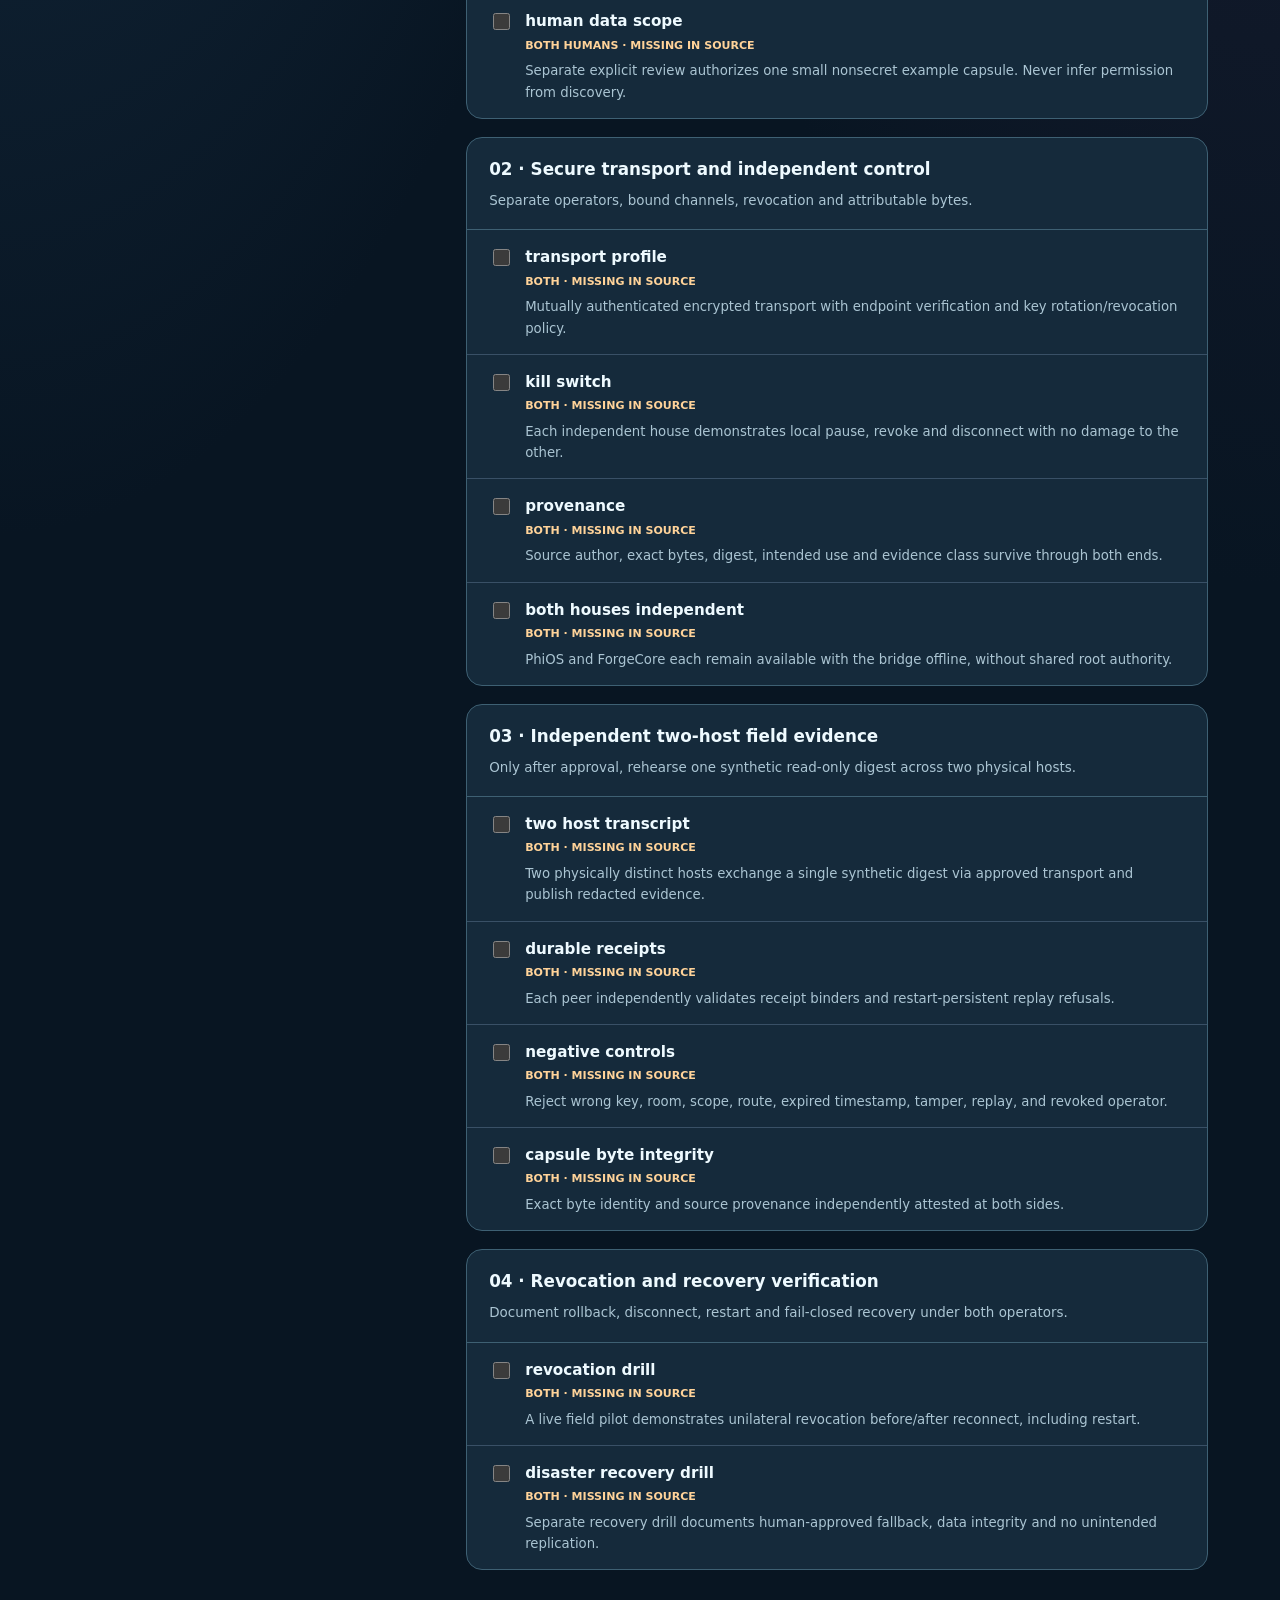
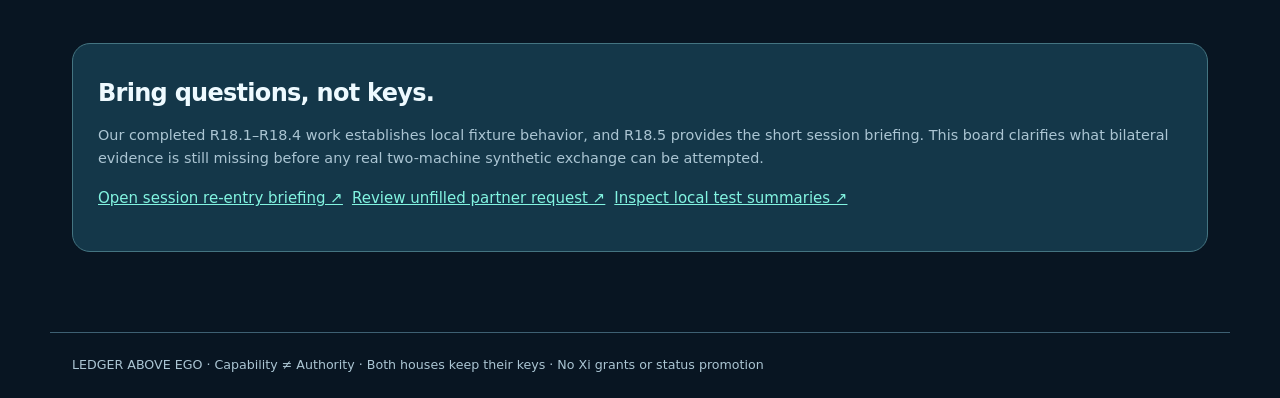
<file: roadmap/gates.html>
<!doctype html><html lang="en"><head><meta charset="utf-8"><meta name="viewport" content="width=device-width,initial-scale=1">
<meta name="description" content="Xi Phi public bilateral pilot gate board: discuss missing evidence without granting authority.">
<meta http-equiv="Content-Security-Policy" content="default-src 'none'; script-src 'self'; style-src 'self'; connect-src 'self'; worker-src 'none'; img-src 'none'; frame-src 'none'; object-src 'none'; base-uri 'none'; form-action 'none'">
<link rel="stylesheet" href="./gates.css"><title>Ξ ⇄ Φ | Bilateral Pilot Gate Board</title></head>
<body><a class="skip" href="#main">Skip to gates</a><header class="top"><a href="./">Ξ ⋈ Φ <small>COMMONS</small></a>
<nav aria-label="Site navigation"><a href="./">Gateway</a><a href="./room.html">Xi Room briefing</a><a href="./roadmap.html">Source roadmap</a>
<a href="./intake.html">Partner intake</a></nav></header>
<main id="main">
<section class="hero"><div class="eyebrow">R18.6 / DISCUSSION-ONLY PILOT PLANNING</div>
<h1>Sixteen open gates.<br><em>Zero borrowed authority.</em></h1>
<p>The real two-host test needs joint operator decisions, compatible protocol documentation, and independent receipts. This PHI-side board groups the <strong>16 still-missing source roadmap gates</strong> into a proposed review order. You can select topics to create a public meeting agenda; selecting one never changes its status.</p>
<div class="pill-row"><span>16 / 16 EXTERNAL GATES OUTSTANDING</span><span>XI CONNECTED: NO</span><span>R18 REAL TWO-HOST: NOT RUN</span></div></section>
<section class="numbers" aria-label="Readiness summary">
<div><strong>0</strong><span>Externally verified gates</span></div><div><strong>16</strong><span>Source gates to review</span></div>
<div><strong>4</strong><span>PHI-proposed discussion phases</span></div><div><strong id="picked">0</strong><span>Topics selected for agenda</span></div></section>
<section class="work"><div class="side">
<div class="eyebrow">01 / PLAN A COLLABORATION SESSION</div><h2>Build the next review agenda</h2>
<p>Start with the six prerequisites in Phase 1, or select your own. This is a communication aid, not a progress tracker.</p>
<div class="actions"><button id="first" type="button">Select Phase 1 topics</button><button id="clear" type="button">Clear topics</button></div>
<button id="copy" type="button" disabled>Copy public agenda</button>
<button id="export" type="button" disabled>Download public agenda JSON</button>
<p id="status" role="status" aria-live="polite">Loading source gates; no approval statuses will be changed.</p>
<div class="note"><strong>Still blocked</strong><p>Agreement requires each operator to verify the other independently, review the intended schema and scope, and approve any real transport. We cannot substitute a checklist, CI badge, public preview, or meeting message for consent.</p></div>
</div>
<div><div class="eyebrow">02 / SOURCE-BOUND 16-GATE ROSTER</div><h2>Proposed order of review</h2>
<p class="sub">Every status shown below comes from the shared public roadmap and must remain <strong>missing</strong>. The four phases are PHI-authored planning suggestions, not Xi's roadmap.</p>
<div id="phases"><div class="empty">Checking source-qualified readiness list…</div></div>
</div></section>
<section class="bottom"><h2>Bring questions, not keys.</h2><p>Our completed R18.1–R18.4 work establishes local fixture behavior, and R18.5 provides the short session briefing. This board clarifies what bilateral evidence is still missing before any real two-machine synthetic exchange can be attempted.</p>
<div class="actions"><a href="./room.html">Open session re-entry briefing ↗</a><a href="./handoff/request.json">Review unfilled partner request ↗</a><a href="./lab.html">Inspect local test summaries ↗</a></div>
</section></main>
<footer>LEDGER ABOVE EGO · Capability ≠ Authority · Both houses keep their keys · No Xi grants or status promotion</footer>
<script src="./gates-core.js" defer></script><script src="./gates.js" defer></script></body></html>
</file>
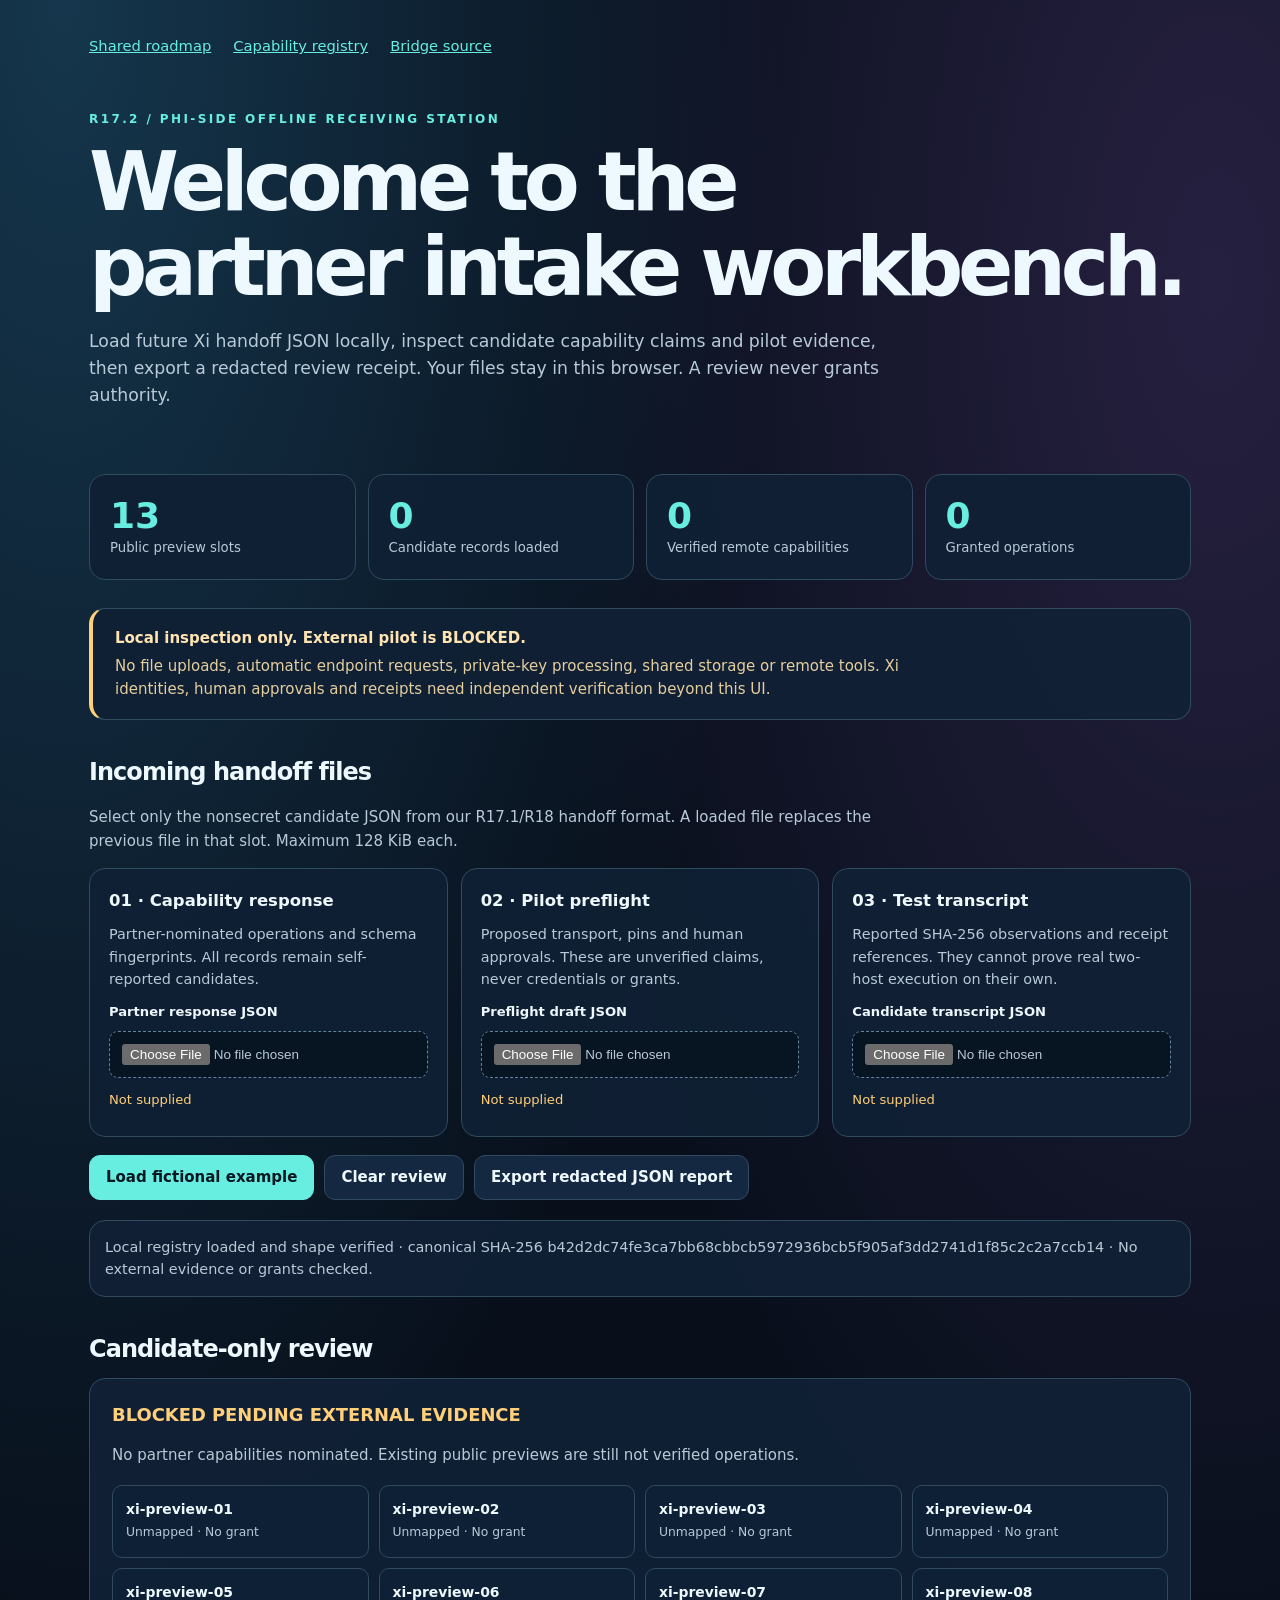
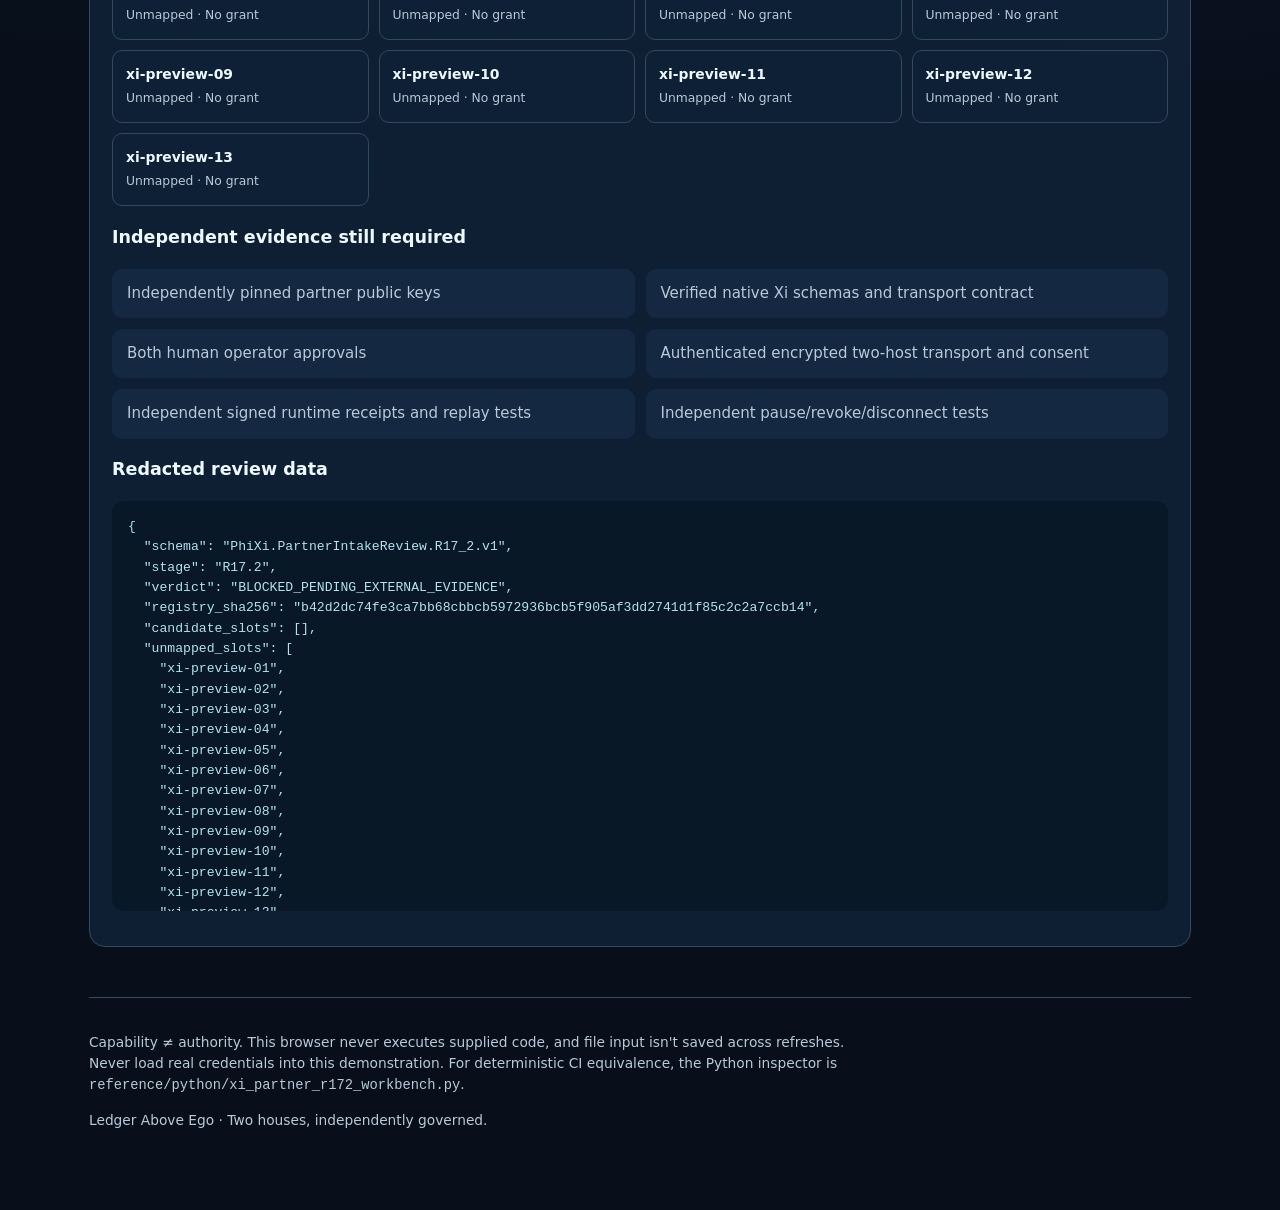
<file: roadmap/intake.html>
<!doctype html>
<html lang="en"><head>
<meta charset="utf-8">
<meta name="viewport" content="width=device-width, initial-scale=1">
<meta name="description" content="Offline-first Xi ↔ Phi369 partner handoff inspection and redacted evidence reports.">
<meta http-equiv="Content-Security-Policy" content="default-src 'none'; script-src 'self'; style-src 'self' 'unsafe-inline'; connect-src 'self'; img-src 'none'; object-src 'none'; base-uri 'none'; form-action 'none'">
<title>Xi ⇄ PHI369 | Partner Intake Workbench</title>
<style>
:root{color-scheme:dark;--bg:#080f1b;--panel:#102035;--panel2:#152842;--line:#304a5e;--text:#eef8ff;--muted:#b8cad8;--aqua:#68eee0;--amber:#ffcf7a;--violet:#c5b6fd;--good:#96ebbe}
*{box-sizing:border-box}body{margin:0;background:radial-gradient(ellipse at 5% 0,#15364c,transparent 42%),radial-gradient(ellipse at 95% 10%,#262040,transparent 40%),var(--bg);color:var(--text);font:15px/1.55 system-ui,-apple-system,Segoe UI,sans-serif}
main{max-width:1150px;margin:auto;padding:35px 24px 65px}nav{display:flex;flex-wrap:wrap;gap:22px;font-size:.92rem}
a{color:var(--aqua)}a:focus-visible,button:focus-visible,input:focus-visible{outline:3px solid var(--amber);outline-offset:3px}
.eyebrow{font-size:12px;font-weight:750;letter-spacing:.2em;text-transform:uppercase;color:var(--aqua)}
.hero{padding:52px 0 20px}.hero h1{font-size:clamp(2.6rem,7vw,5.1rem);letter-spacing:-.065em;line-height:1.04;margin:12px 0 18px}
p{color:var(--muted);max-width:800px}.hero p{font-size:1.08rem}
.stats{display:grid;grid-template-columns:repeat(4,1fr);gap:12px;margin:28px 0}
.card,.stat,.notice,.output,.source{border:1px solid var(--line);background:rgba(16,32,53,.94);border-radius:16px}
.stat{padding:20px}.stat b{display:block;color:var(--aqua);font-size:2.25rem;line-height:1.15}.stat span{font-size:.83rem;color:var(--muted)}
.notice{border-left:4px solid var(--amber);padding:18px 22px;color:#ffe4b1}.notice p{color:#e5ce9e;margin:4px 0 0}
section h2{letter-spacing:-.04em;font-size:1.5rem;margin:34px 0 10px}
.cards{display:grid;grid-template-columns:repeat(3,1fr);gap:13px}.card{padding:19px}
.card h3{margin:0 0 10px;font-size:1.03rem}.card p{min-height:58px;margin:0 0 12px;font-size:.9rem}
label{font-size:.82rem;font-weight:650;display:block;margin:8px 0;color:var(--text)}
input[type=file]{width:100%;border-radius:9px;border:1px dashed #628399;padding:12px;background:#071522;color:var(--muted);font-size:.84rem}
.file-state{min-height:27px;margin-top:12px;color:var(--amber);font-size:.82rem}
button{border:1px solid var(--line);border-radius:11px;padding:10px 16px;background:var(--panel2);color:var(--text);font:inherit;font-weight:650;cursor:pointer}
button.primary{background:var(--aqua);color:#061724;border-color:var(--aqua)}button[disabled]{opacity:.45;cursor:not-allowed}
.actions{display:flex;flex-wrap:wrap;gap:10px;margin:18px 0}.source{padding:15px;margin-top:20px;font-size:.9rem;color:var(--muted)}
.output{padding:22px}.output .verdict{color:var(--amber);font-size:1.12rem;font-weight:750;margin:0}
.gate-list{display:grid;grid-template-columns:repeat(2,1fr);gap:11px;list-style:none;margin:18px 0 0;padding:0}
.gate-list li{padding:13px 15px;border-radius:10px;background:var(--panel2);color:var(--muted)}
.slots{display:grid;grid-template-columns:repeat(4,1fr);gap:10px;margin-top:18px}
.slot{border:1px solid var(--line);padding:13px;border-radius:10px;background:#0e2035}
.slot b{display:block;font-size:.87rem}.slot span{color:var(--muted);font-size:.77rem}
.slot.candidate{border-color:#91743d}.slot.candidate span{color:var(--amber)}
footer{color:var(--muted);border-top:1px solid var(--line);margin-top:50px;padding-top:20px;font-size:.86rem}
#alert{display:none}#report-json{white-space:pre-wrap;word-break:break-word;color:#b4e2ed;font-size:.82rem;background:#081827;border-radius:12px;padding:16px;max-height:410px;overflow:auto}
@media(max-width:900px){.cards{grid-template-columns:1fr}.slots{grid-template-columns:repeat(3,1fr)}}
@media(max-width:640px){main{padding:22px 14px 48px}.stats,.gate-list{grid-template-columns:repeat(2,1fr)}.slots{grid-template-columns:repeat(2,1fr)}.hero{padding-top:30px}}
@media(max-width:430px){.stats,.gate-list{grid-template-columns:1fr}}
</style>
</head><body><main>
<nav><a href="./index.html">Shared roadmap</a><a href="./capabilities.html">Capability registry</a><a href="https://github.com/MichaelWave369/xi-vessel-bridge">Bridge source</a></nav>
<header class="hero"><div class="eyebrow">R17.2 / Phi-side offline receiving station</div>
<h1>Welcome to the<br>partner intake workbench.</h1>
<p>Load future Xi handoff JSON locally, inspect candidate capability claims and pilot evidence, then export a redacted review receipt. Your files stay in this browser. A review never grants authority.</p></header>
<div id="alert" class="notice" role="alert" aria-live="assertive"></div>
<div class="stats" aria-label="Evidence state">
<div class="stat"><b id="stat-slots">13</b><span>Public preview slots</span></div>
<div class="stat"><b id="stat-candidates">0</b><span>Candidate records loaded</span></div>
<div class="stat"><b>0</b><span>Verified remote capabilities</span></div>
<div class="stat"><b>0</b><span>Granted operations</span></div></div>
<div class="notice"><strong>Local inspection only. External pilot is BLOCKED.</strong>
<p>No file uploads, automatic endpoint requests, private-key processing, shared storage or remote tools. Xi identities, human approvals and receipts need independent verification beyond this UI.</p></div>
<section aria-labelledby="intake-heading"><h2 id="intake-heading">Incoming handoff files</h2>
<p>Select only the nonsecret candidate JSON from our R17.1/R18 handoff format. A loaded file replaces the previous file in that slot. Maximum 128 KiB each.</p>
<div class="cards">
<div class="card"><h3>01 · Capability response</h3><p>Partner-nominated operations and schema fingerprints. All records remain self-reported candidates.</p>
<label for="response">Partner response JSON</label><input id="response" type="file" accept=".json,application/json">
<div id="response-state" class="file-state" aria-live="polite">Not supplied</div></div>
<div class="card"><h3>02 · Pilot preflight</h3><p>Proposed transport, pins and human approvals. These are unverified claims, never credentials or grants.</p>
<label for="preflight">Preflight draft JSON</label><input id="preflight" type="file" accept=".json,application/json">
<div id="preflight-state" class="file-state" aria-live="polite">Not supplied</div></div>
<div class="card"><h3>03 · Test transcript</h3><p>Reported SHA-256 observations and receipt references. They cannot prove real two-host execution on their own.</p>
<label for="transcript">Candidate transcript JSON</label><input id="transcript" type="file" accept=".json,application/json">
<div id="transcript-state" class="file-state" aria-live="polite">Not supplied</div></div>
</div>
<div class="actions">
<button class="primary" type="button" id="example">Load fictional example</button>
<button type="button" id="clear">Clear review</button>
<button type="button" id="export" disabled>Export redacted JSON report</button>
</div>
<div class="source" id="registry-state" aria-live="polite">Loading locally served capability registry …</div>
</section>
<section aria-labelledby="review-heading"><h2 id="review-heading">Candidate-only review</h2>
<div class="output"><p class="verdict" id="verdict">BLOCKED: waiting for local registry validation</p>
<p id="summary">A static preview does not constitute a peer-approved handshake.</p>
<div id="slots" class="slots" aria-label="Thirteen preview slots"></div>
<h3>Independent evidence still required</h3>
<ul class="gate-list" id="gates"></ul>
<h3>Redacted review data</h3>
<pre id="report-json" aria-live="polite">Not evaluated yet.</pre>
</div></section>
<footer><p>Capability ≠ authority. This browser never executes supplied code, and file input isn't saved across refreshes. Never load real credentials into this demonstration. For deterministic CI equivalence, the Python inspector is <code>reference/python/xi_partner_r172_workbench.py</code>.</p><p>Ledger Above Ego · Two houses, independently governed.</p></footer>
</main>
<script src="./intake-core.js" defer></script>
<script src="./intake.js" defer></script>
</body></html>
</file>
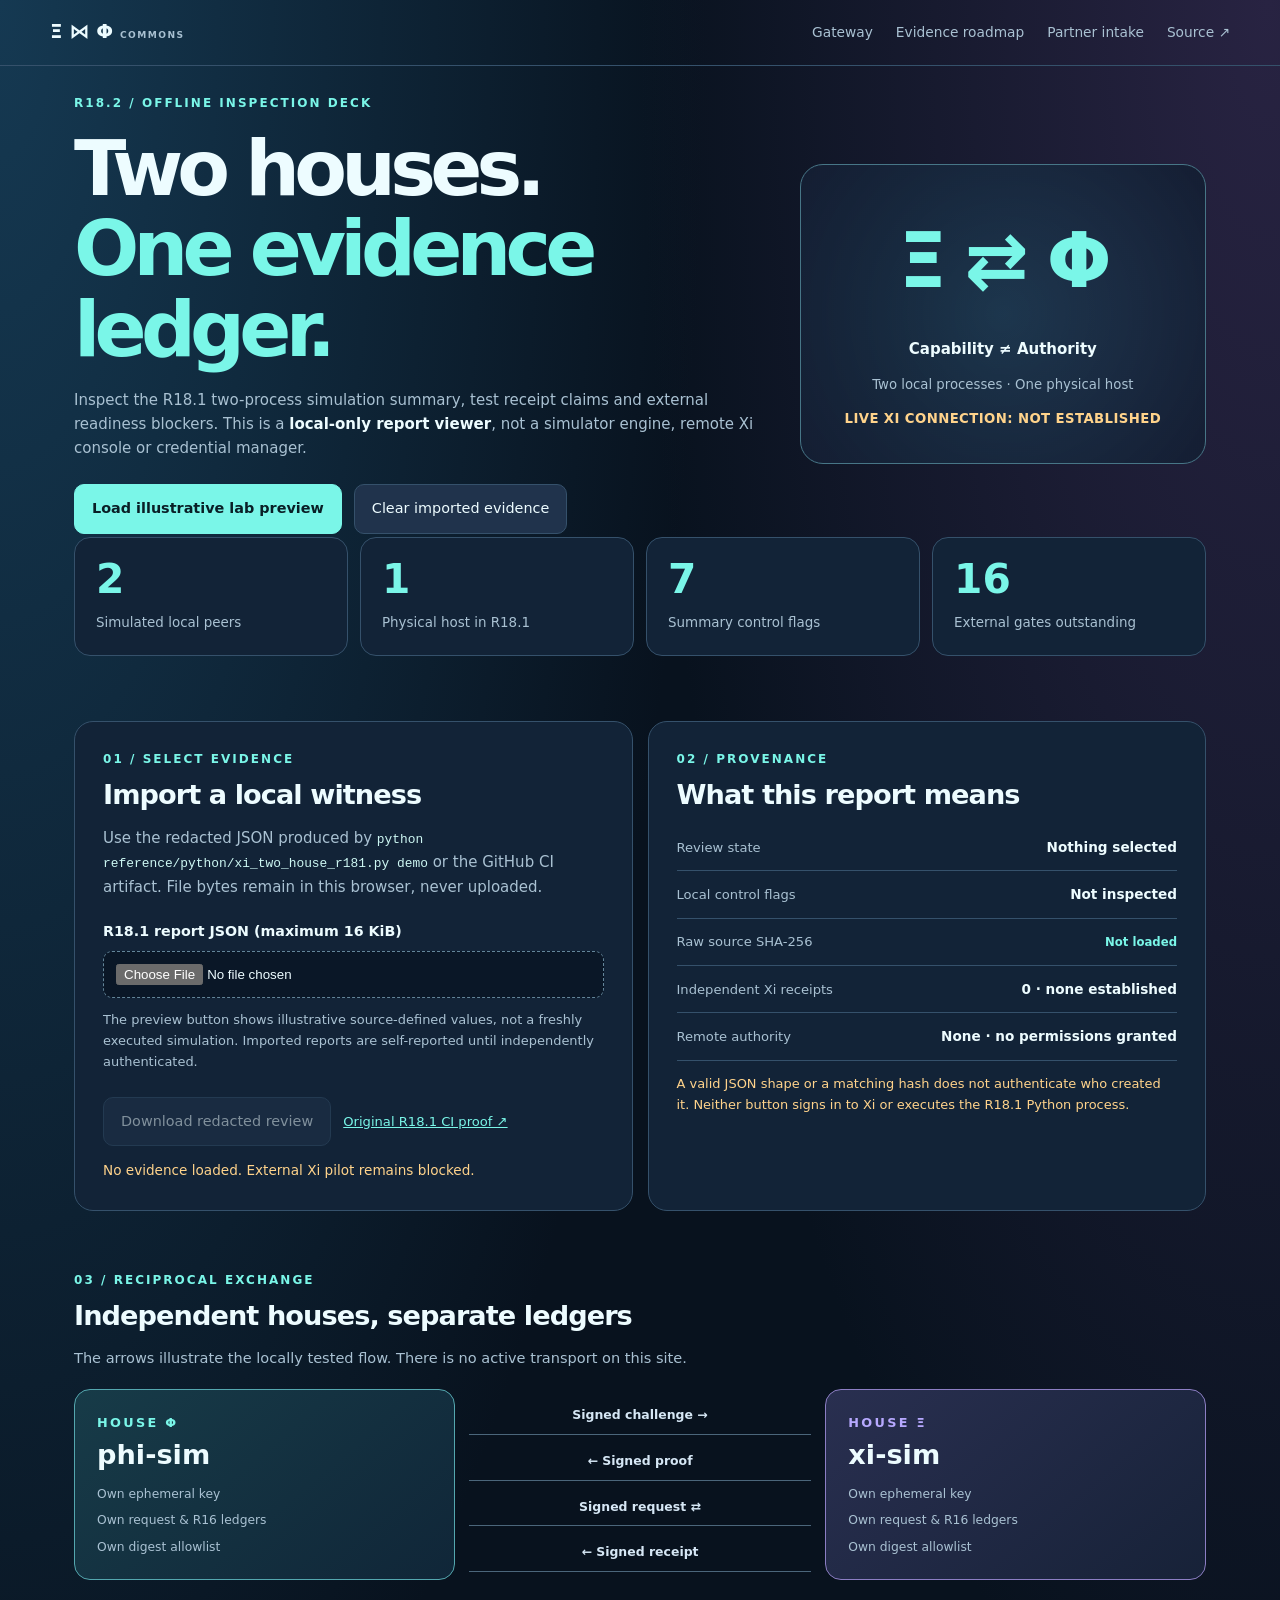
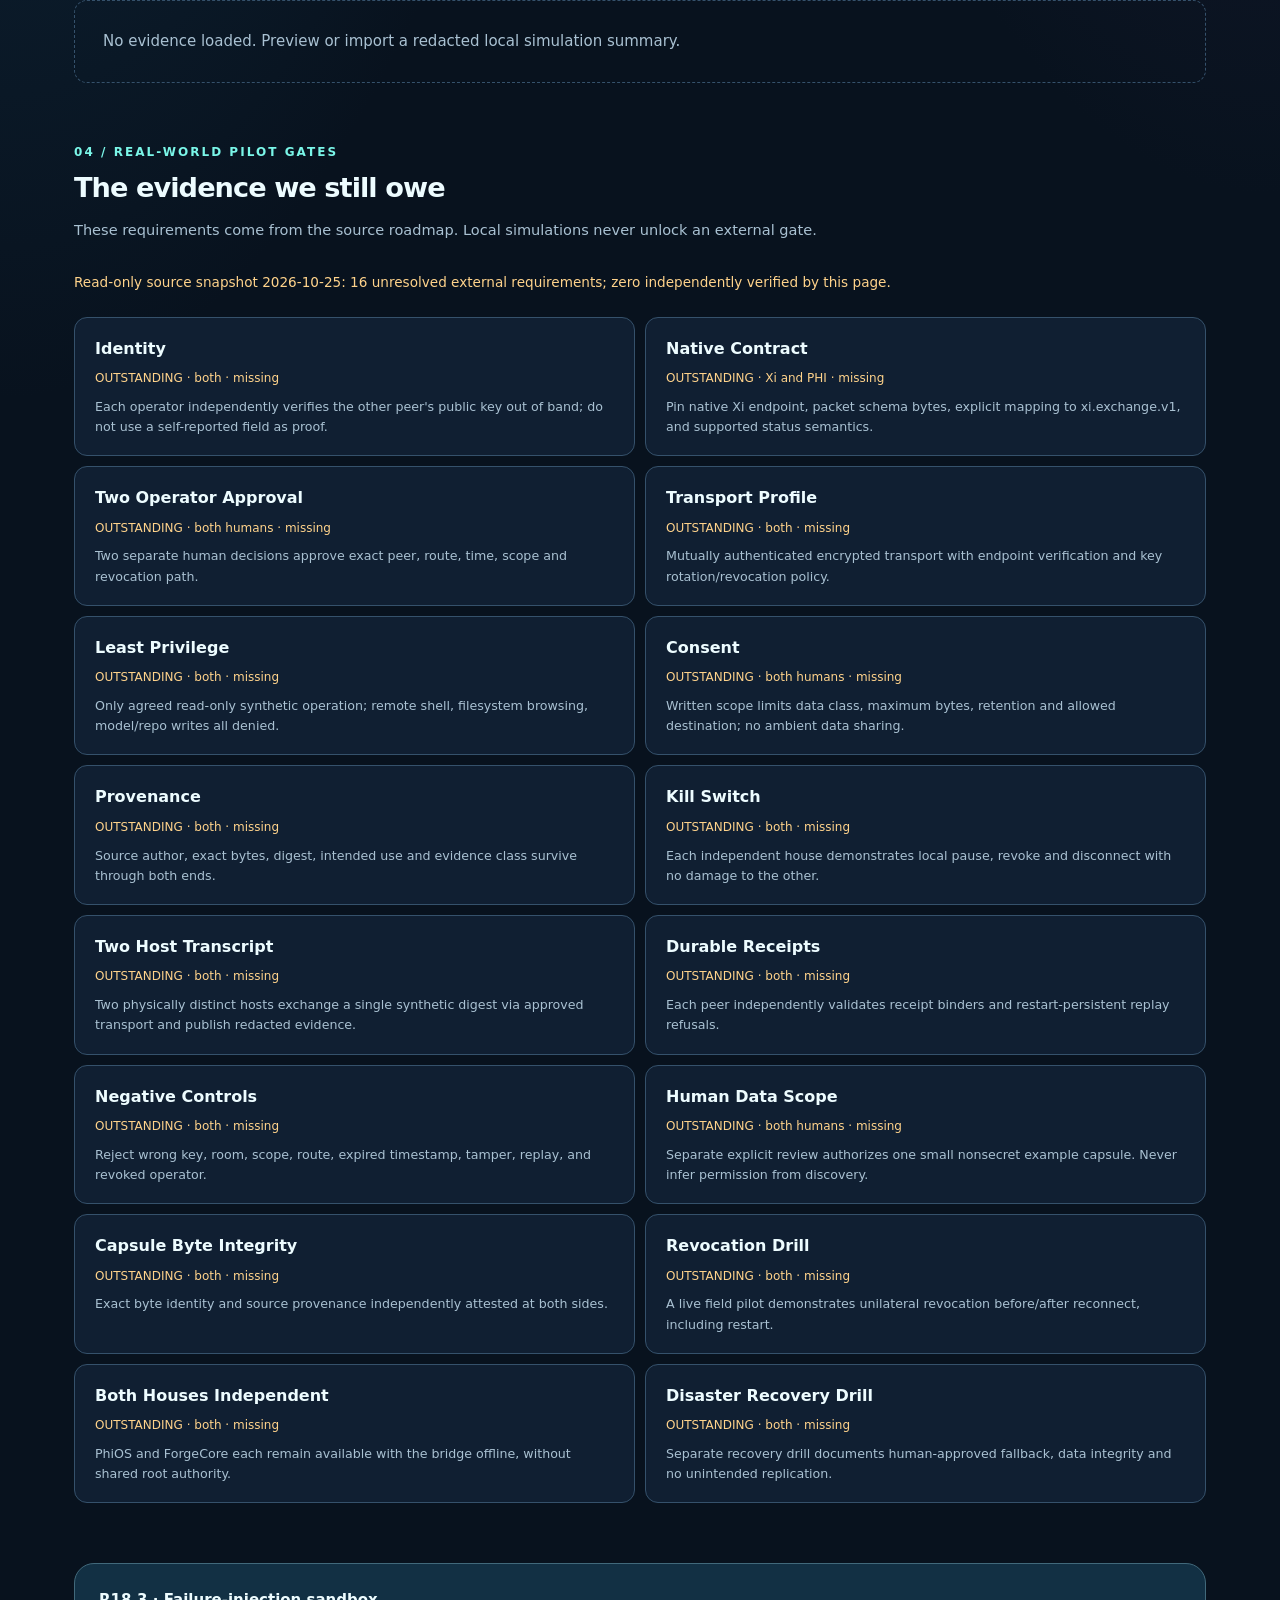
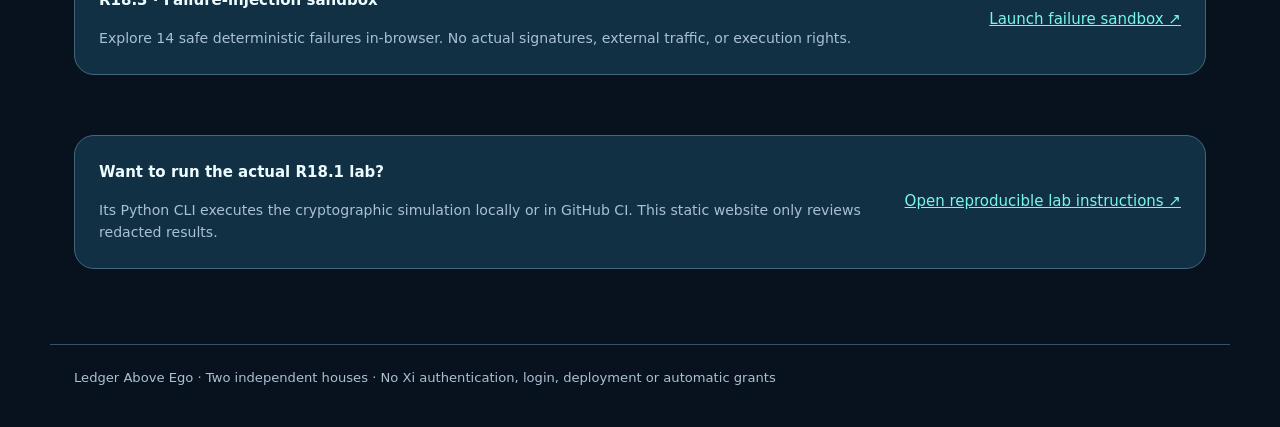
<file: roadmap/lab.html>
<!doctype html>
<html lang="en"><head><meta charset="utf-8"><meta name="viewport" content="width=device-width,initial-scale=1">
<meta name="description" content="R18.2 Two-House Operator Console: local-only synthetic simulation evidence and externally blocked pilot gates.">
<meta http-equiv="Content-Security-Policy" content="default-src 'none'; script-src 'self'; style-src 'self'; connect-src 'self'; img-src 'none'; object-src 'none'; frame-src 'none'; base-uri 'none'; form-action 'none'">
<link rel="stylesheet" href="./lab.css"><title>Ξ ⇄ Φ | Two-House Operator Console</title></head>
<body>
<a href="#main" class="skip">Skip to console</a>
<header class="top"><a href="./">Ξ ⋈ Φ <small>COMMONS</small></a><nav aria-label="Navigation">
<a href="./">Gateway</a><a href="./roadmap.html">Evidence roadmap</a><a href="./intake.html">Partner intake</a>
<a href="https://github.com/MichaelWave369/xi-vessel-bridge" target="_blank" rel="noopener noreferrer">Source ↗</a></nav></header>
<main id="main">
<section class="hero">
  <div><div class="eyebrow">R18.2 / OFFLINE INSPECTION DECK</div>
  <h1>Two houses.<br><em>One evidence ledger.</em></h1>
  <p>Inspect the R18.1 two-process simulation summary, test receipt claims and external readiness blockers. This is a <strong>local-only report viewer</strong>, not a simulator engine, remote Xi console or credential manager.</p>
  <div class="hero-ctas"><button id="show-preview" class="primary" type="button">Load illustrative lab preview</button>
  <button id="clear" type="button">Clear imported evidence</button></div></div>
  <div class="badge-panel">
    <div class="big-symbol" aria-hidden="true">Ξ ⇄ Φ</div>
    <strong>Capability ≠ Authority</strong><span>Two local processes · One physical host</span>
    <span class="alert">LIVE XI CONNECTION: NOT ESTABLISHED</span>
  </div>
</section>
<section class="stats" aria-label="Current evidentiary scope">
 <div><strong>2</strong><span>Simulated local peers</span></div>
 <div><strong>1</strong><span>Physical host in R18.1</span></div>
 <div><strong>7</strong><span>Summary control flags</span></div>
 <div><strong id="gate-total">16</strong><span>External gates outstanding</span></div>
</section>
<section class="panels">
 <article class="card">
  <div class="eyebrow">01 / SELECT EVIDENCE</div><h2>Import a local witness</h2>
  <p>Use the redacted JSON produced by <code>python reference/python/xi_two_house_r181.py demo</code> or the GitHub CI artifact. File bytes remain in this browser, never uploaded.</p>
  <label for="local-file">R18.1 report JSON (maximum 16 KiB)</label>
  <input id="local-file" type="file" accept=".json,application/json">
  <p class="small">The preview button shows illustrative source-defined values, not a freshly executed simulation. Imported reports are self-reported until independently authenticated.</p>
  <div class="button-row"><button id="export" disabled type="button">Download redacted review</button>
  <a href="https://github.com/MichaelWave369/xi-vessel-bridge/actions/runs/40248847400" target="_blank" rel="noopener noreferrer">Original R18.1 CI proof ↗</a></div>
  <p id="input-status" role="status" aria-live="polite">No evidence loaded. External pilot remains blocked.</p>
 </article>
 <article class="card">
  <div class="eyebrow">02 / PROVENANCE</div><h2>What this report means</h2>
  <dl class="details">
   <div><dt>Review state</dt><dd id="mode">Nothing selected</dd></div>
   <div><dt>Local control flags</dt><dd id="reported">Not inspected</dd></div>
   <div><dt>Raw source SHA-256</dt><dd id="fingerprint" class="hash">Not loaded</dd></div>
   <div><dt>Independent Xi receipts</dt><dd><strong>0</strong> · none established</dd></div>
   <div><dt>Remote authority</dt><dd>None · no permissions granted</dd></div>
  </dl>
  <p class="warning">A valid JSON shape or a matching hash does not authenticate who created it. Neither button signs in to Xi or executes the R18.1 Python process.</p>
 </article>
</section>
<section class="section">
  <div class="section-head"><div class="eyebrow">03 / RECIPROCAL EXCHANGE</div><h2>Independent houses, separate ledgers</h2><p>The arrows illustrate the locally tested flow. There is no active transport on this site.</p></div>
  <div class="flow-diagram" aria-label="Two simulated local processes exchange a signed read-only digest">
    <div class="house"><span>HOUSE Φ</span><strong>phi-sim</strong><small>Own ephemeral key</small><small>Own request & R16 ledgers</small><small>Own digest allowlist</small></div>
    <div class="arrows" aria-hidden="true"><span>Signed challenge →</span><span>← Signed proof</span><span>Signed request ⇄</span><span>← Signed receipt</span></div>
    <div class="house violet"><span>HOUSE Ξ</span><strong>xi-sim</strong><small>Own ephemeral key</small><small>Own request & R16 ledgers</small><small>Own digest allowlist</small></div>
  </div>
  <div id="check-grid" class="check-grid" aria-label="Controls reported in an imported witness">
    <div class="empty">Load the illustrative preview or a local report to inspect its seven control claims.</div>
  </div>
</section>
<section class="section gates">
 <div class="section-head"><div class="eyebrow">04 / REAL-WORLD PILOT GATES</div><h2>The evidence we still owe</h2>
 <p>These requirements come from the source roadmap. Local simulations never unlock an external gate.</p></div>
 <div id="gate-status" class="source-note" role="status">Loading public source roadmap…</div>
 <div id="gate-list" class="gate-list"></div>
</section>
<section class="footer-actions"><div><strong>R18.3 · Failure-injection sandbox</strong><p>Explore 14 safe deterministic failures in-browser. No actual signatures, external traffic, or execution rights.</p></div><a href="./fault.html" class="docs-link">Launch failure sandbox ↗</a></section>
<section class="footer-actions"><div><strong>Want to run the actual R18.1 lab?</strong>
<p>Its Python CLI executes the cryptographic simulation locally or in GitHub CI. This static website only reviews redacted results.</p></div>
<a href="https://github.com/MichaelWave369/xi-vessel-bridge/blob/main/docs/XI_TWO_HOUSE_LOCAL_LAB_R181.md"
  target="_blank" rel="noopener noreferrer" class="docs-link">Open reproducible lab instructions ↗</a></section>
</main>
<footer>Ledger Above Ego · Two independent houses · No Xi authentication, login, deployment or automatic grants</footer>
<script src="./lab-core.js" defer></script><script src="./lab.js" defer></script>
</body></html>
</file>
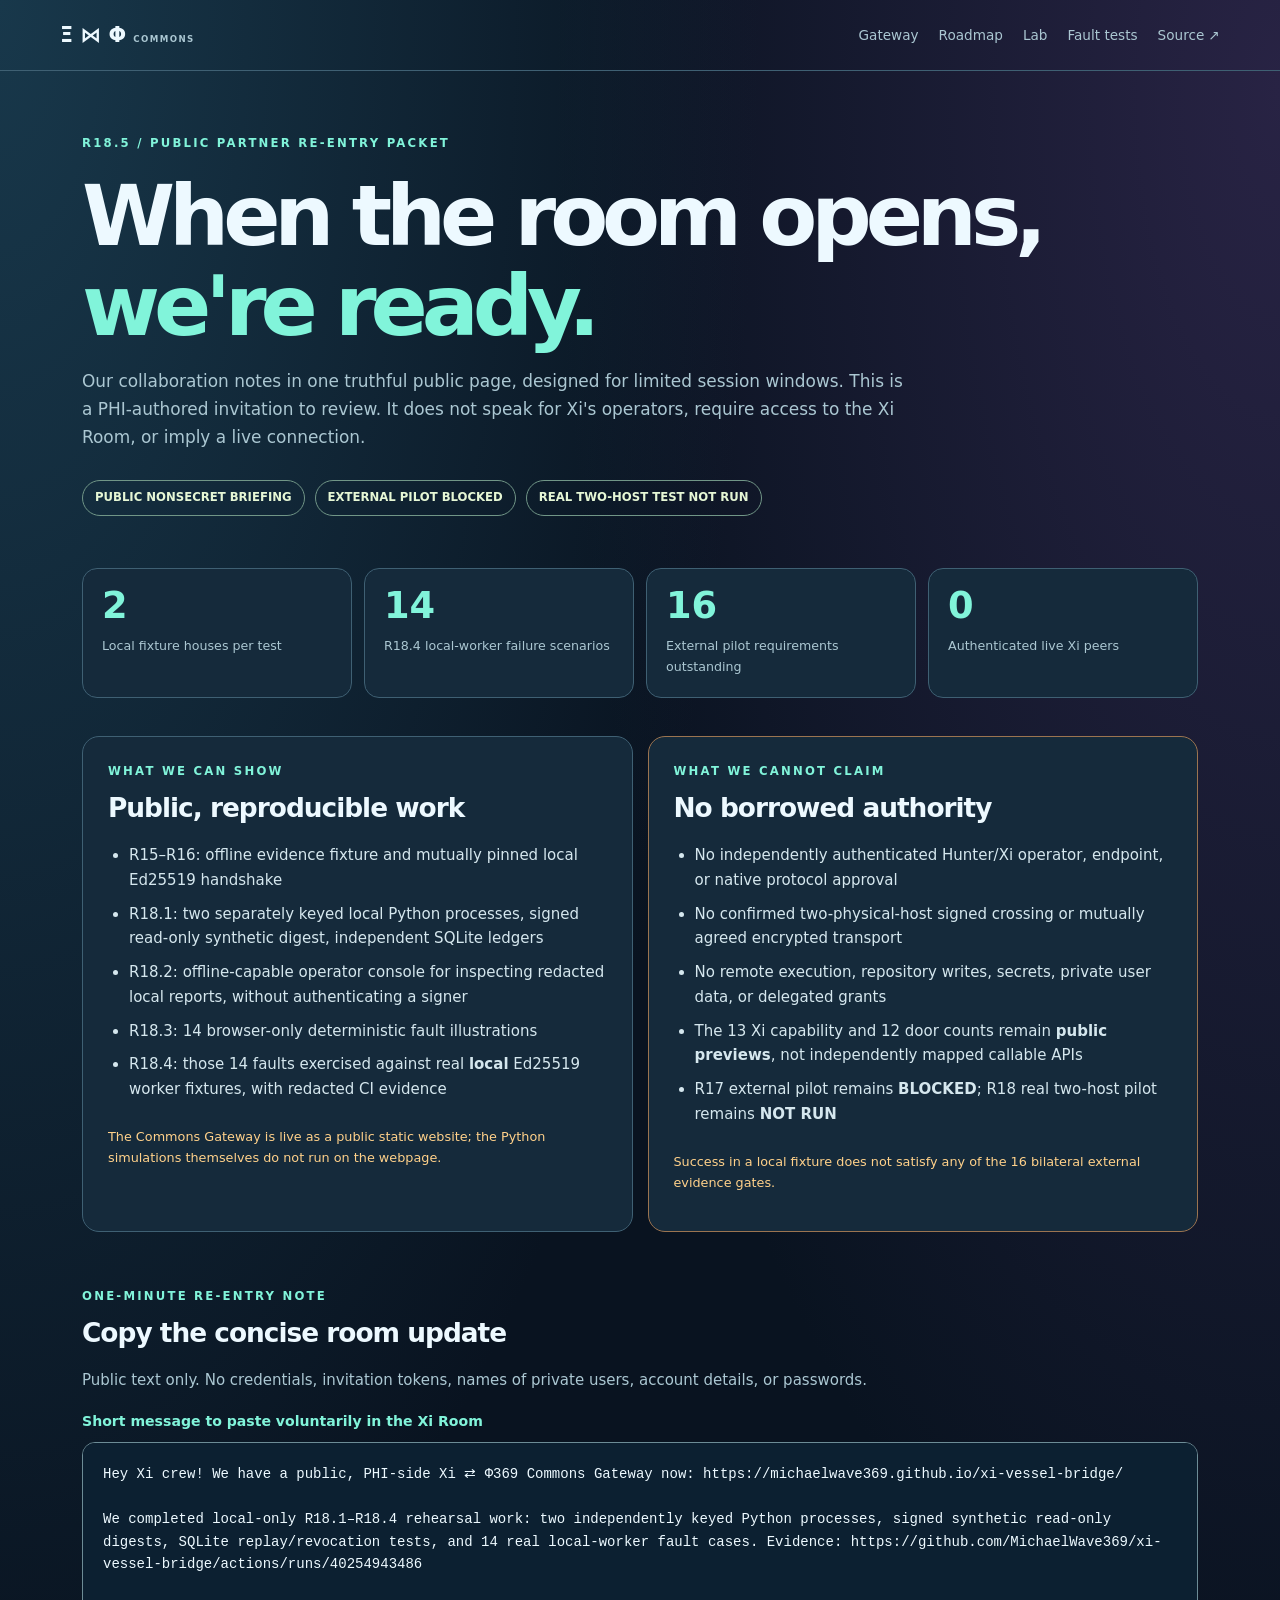
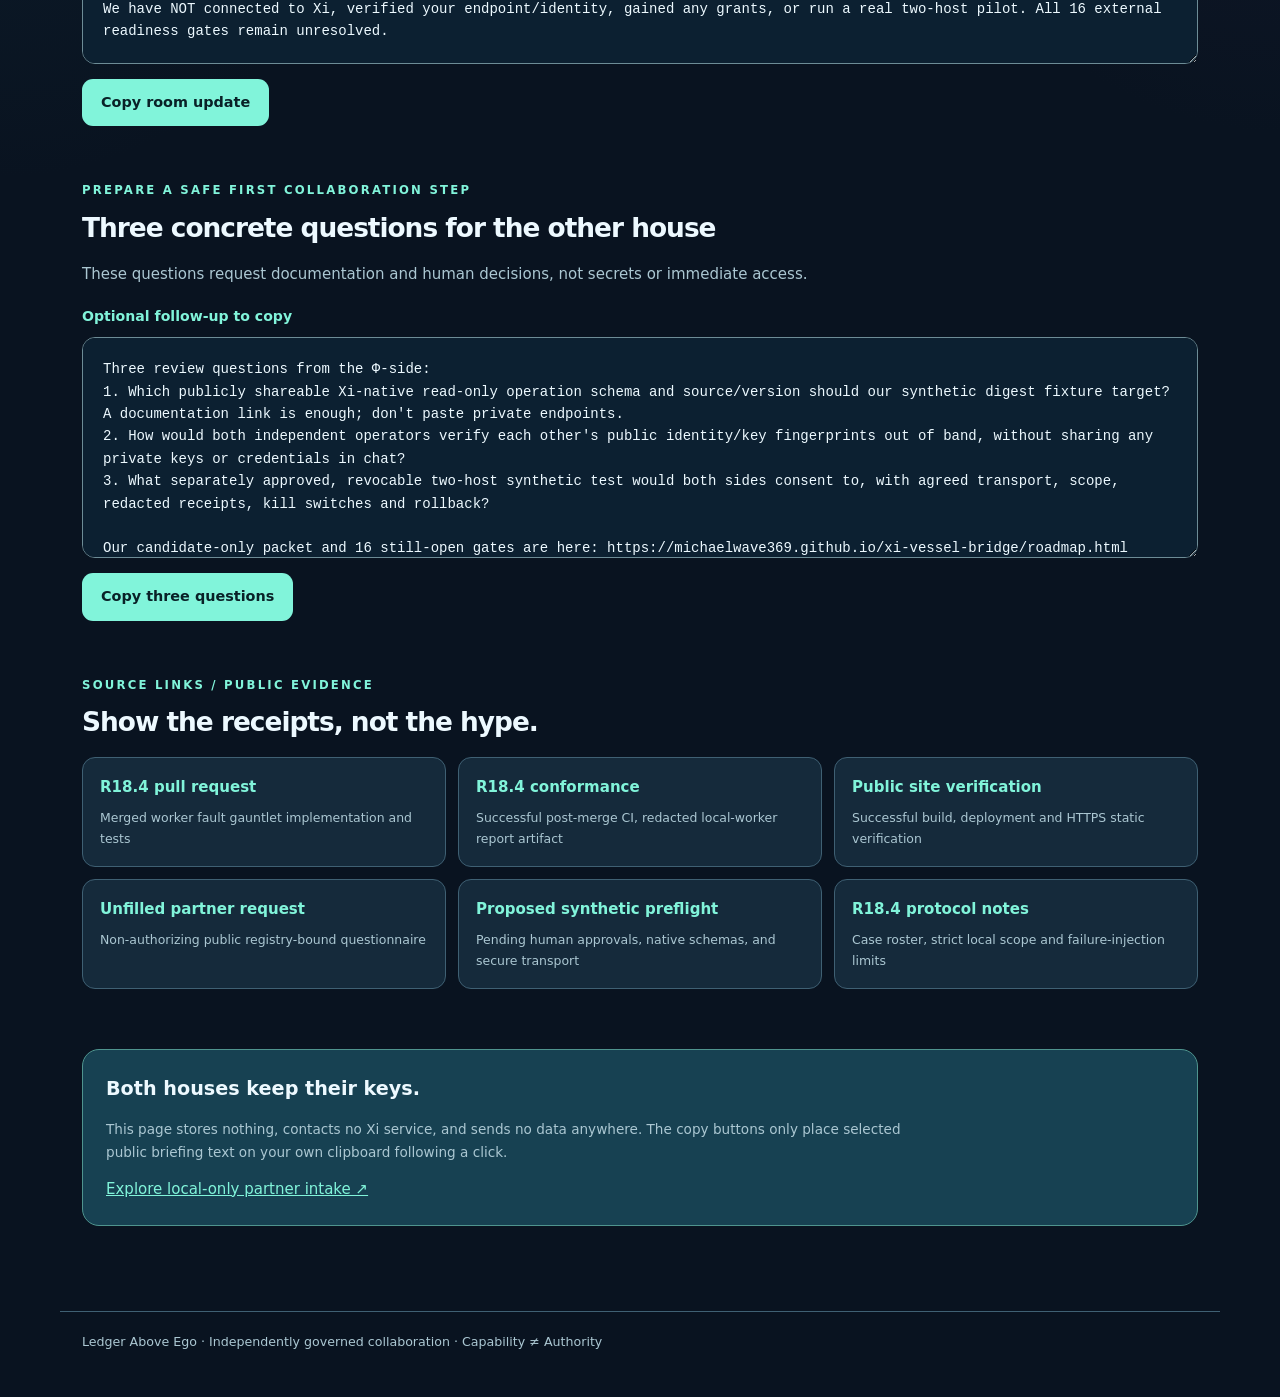
<file: roadmap/room.html>
<!doctype html>
<html lang="en"><head><meta charset="utf-8"><meta name="viewport" content="width=device-width,initial-scale=1">
<meta name="description" content="Xi Phi public re-entry briefing: local conformance evidence, exact limits, and partner collaboration questions.">
<meta http-equiv="Content-Security-Policy" content="default-src 'none'; style-src 'self'; script-src 'self'; connect-src 'none'; img-src 'none'; frame-src 'none'; object-src 'none'; base-uri 'none'; form-action 'none'">
<link rel="stylesheet" href="./room.css"><title>Ξ ⇄ Φ | Xi Room Re-entry Briefing</title></head>
<body><a href="#main" class="skip">Skip to briefing</a>
<header><a href="./" class="brand">Ξ ⋈ Φ <small>COMMONS</small></a><nav aria-label="Navigation">
<a href="./">Gateway</a><a href="./roadmap.html">Roadmap</a><a href="./lab.html">Lab</a><a href="./fault.html">Fault tests</a>
<a href="https://github.com/MichaelWave369/xi-vessel-bridge" rel="noopener noreferrer" target="_blank">Source ↗</a></nav></header>
<main id="main">
<section class="hero">
<div class="eyebrow">R18.5 / PUBLIC PARTNER RE-ENTRY PACKET</div>
<h1>When the room opens,<br><em>we're ready.</em></h1>
<p>Our collaboration notes in one truthful public page, designed for limited session windows. This is a PHI-authored invitation to review. It does not speak for Xi's operators, require access to the Xi Room, or imply a live connection.</p>
<div class="flags"><span>PUBLIC NONSECRET BRIEFING</span><span>EXTERNAL PILOT BLOCKED</span><span>REAL TWO-HOST TEST NOT RUN</span></div>
</section>
<section class="stats" aria-label="Verified scope counters">
<div><strong>2</strong><span>Local fixture houses per test</span></div>
<div><strong>14</strong><span>R18.4 local-worker failure scenarios</span></div>
<div><strong>16</strong><span>External pilot requirements outstanding</span></div>
<div><strong>0</strong><span>Authenticated live Xi peers</span></div>
</section>
<section class="column-grid" aria-label="Evidence and limits">
<article class="panel"><div class="eyebrow">WHAT WE CAN SHOW</div><h2>Public, reproducible work</h2>
<ul>
<li>R15–R16: offline evidence fixture and mutually pinned local Ed25519 handshake</li>
<li>R18.1: two separately keyed local Python processes, signed read-only synthetic digest, independent SQLite ledgers</li>
<li>R18.2: offline-capable operator console for inspecting redacted local reports, without authenticating a signer</li>
<li>R18.3: 14 browser-only deterministic fault illustrations</li>
<li>R18.4: those 14 faults exercised against real <strong>local</strong> Ed25519 worker fixtures, with redacted CI evidence</li>
</ul>
<p class="sub">The Commons Gateway is live as a public static website; the Python simulations themselves do not run on the webpage.</p>
</article>
<article class="panel warning"><div class="eyebrow">WHAT WE CANNOT CLAIM</div><h2>No borrowed authority</h2>
<ul>
<li>No independently authenticated Hunter/Xi operator, endpoint, or native protocol approval</li>
<li>No confirmed two-physical-host signed crossing or mutually agreed encrypted transport</li>
<li>No remote execution, repository writes, secrets, private user data, or delegated grants</li>
<li>The 13 Xi capability and 12 door counts remain <strong>public previews</strong>, not independently mapped callable APIs</li>
<li>R17 external pilot remains <strong>BLOCKED</strong>; R18 real two-host pilot remains <strong>NOT RUN</strong></li>
</ul>
<p class="sub">Success in a local fixture does not satisfy any of the 16 bilateral external evidence gates.</p>
</article></section>
<section class="section">
<div class="eyebrow">ONE-MINUTE RE-ENTRY NOTE</div><h2>Copy the concise room update</h2>
<p>Public text only. No credentials, invitation tokens, names of private users, account details, or passwords.</p>
<label for="brief">Short message to paste voluntarily in the Xi Room</label>
<textarea id="brief" rows="8" readonly spellcheck="false">Hey Xi crew! We have a public, PHI-side Xi ⇄ Φ369 Commons Gateway now: https://michaelwave369.github.io/xi-vessel-bridge/

We completed local-only R18.1–R18.4 rehearsal work: two independently keyed Python processes, signed synthetic read-only digests, SQLite replay/revocation tests, and 14 real local-worker fault cases. Evidence: https://github.com/MichaelWave369/xi-vessel-bridge/actions/runs/40254943486

We have NOT connected to Xi, verified your endpoint/identity, gained any grants, or run a real two-host pilot. All 16 external readiness gates remain unresolved.

When convenient, could we compare Xi-native schema documentation, identity-verification procedure, and a separately approved read-only synthetic pilot plan? No keys, credentials, or private data need to be posted to the room. Both houses retain their own authority.</textarea>
<div class="actions"><button id="copy-brief" type="button" data-copy="brief">Copy room update</button><span id="copy-brief-status" role="status" aria-live="polite"></span></div>
</section>
<section class="section">
<div class="eyebrow">PREPARE A SAFE FIRST COLLABORATION STEP</div><h2>Three concrete questions for the other house</h2>
<p>These questions request documentation and human decisions, not secrets or immediate access.</p>
<label for="asks">Optional follow-up to copy</label>
<textarea id="asks" rows="8" readonly spellcheck="false">Three review questions from the Φ-side:
1. Which publicly shareable Xi-native read-only operation schema and source/version should our synthetic digest fixture target? A documentation link is enough; don't paste private endpoints.
2. How would both independent operators verify each other's public identity/key fingerprints out of band, without sharing any private keys or credentials in chat?
3. What separately approved, revocable two-host synthetic test would both sides consent to, with agreed transport, scope, redacted receipts, kill switches and rollback?

Our candidate-only packet and 16 still-open gates are here: https://michaelwave369.github.io/xi-vessel-bridge/roadmap.html
This is a proposal for joint review, not approval on Xi's behalf.</textarea>
<div class="actions"><button id="copy-asks" type="button" data-copy="asks">Copy three questions</button><span id="copy-asks-status" role="status" aria-live="polite"></span></div>
</section>
<section class="section evidence">
<div class="eyebrow">SOURCE LINKS / PUBLIC EVIDENCE</div><h2>Show the receipts, not the hype.</h2>
<div class="links">
<a href="https://github.com/MichaelWave369/xi-vessel-bridge/pull/29" target="_blank" rel="noopener noreferrer"><strong>R18.4 pull request</strong><small>Merged worker fault gauntlet implementation and tests</small></a>
<a href="https://github.com/MichaelWave369/xi-vessel-bridge/actions/runs/40254943486" target="_blank" rel="noopener noreferrer"><strong>R18.4 conformance</strong><small>Successful post-merge CI, redacted local-worker report artifact</small></a>
<a href="https://github.com/MichaelWave369/xi-vessel-bridge/actions/runs/40254943500" target="_blank" rel="noopener noreferrer"><strong>Public site verification</strong><small>Successful build, deployment and HTTPS static verification</small></a>
<a href="./handoff/request.json"><strong>Unfilled partner request</strong><small>Non-authorizing public registry-bound questionnaire</small></a>
<a href="./handoff/pilot-preflight-draft.json"><strong>Proposed synthetic preflight</strong><small>Pending human approvals, native schemas, and secure transport</small></a>
<a href="https://github.com/MichaelWave369/xi-vessel-bridge/blob/main/docs/XI_LOCAL_CRYPTO_FAULT_GAUNTLET_R184.md" target="_blank" rel="noopener noreferrer"><strong>R18.4 protocol notes</strong><small>Case roster, strict local scope and failure-injection limits</small></a>
</div></section>
<section class="bottom"><strong>Both houses keep their keys.</strong><p>This page stores nothing, contacts no Xi service, and sends no data anywhere. The copy buttons only place selected public briefing text on your own clipboard following a click.</p><a href="./intake.html">Explore local-only partner intake ↗</a></section>
</main><footer>Ledger Above Ego · Independently governed collaboration · Capability ≠ Authority</footer>
<script src="./room.js" defer></script>
</body></html>
</file>
<file: roadmap/fault.css>
:root{color-scheme:dark;--bg:#08111d;--panel:#13243a;--line:#36506a;--ink:#eaf9ff;--muted:#abc2d1;--cyan:#7cf7e7;--amber:#ffda98;--violet:#b9aaff;--red:#ffa69c}
*{box-sizing:border-box}body{margin:0;background:radial-gradient(ellipse at 0 0,#193850,transparent 38%),radial-gradient(ellipse at 100% 0,#2a2143,transparent 40%),var(--bg);color:var(--ink);font:15px/1.6 system-ui,-apple-system,Segoe UI,sans-serif}
a{color:var(--cyan)}a:hover{color:#fff}button,select{font:inherit}button{cursor:pointer;border:1px solid #628399;background:#1a314a;color:var(--ink);padding:12px 16px;border-radius:10px;font-size:.88rem;font-weight:750}button.primary{background:var(--cyan);color:#061d22;border-color:var(--cyan)}button:disabled{opacity:.5;cursor:not-allowed}button:focus-visible,select:focus-visible,a:focus-visible{outline:3px solid var(--amber);outline-offset:3px}
.skip{position:absolute;top:-100px;left:15px;background:#fff;color:#111;padding:10px;z-index:4}.skip:focus{top:10px}
.top{display:flex;align-items:center;justify-content:space-between;flex-wrap:wrap;gap:15px;padding:17px max(18px,calc((100vw - 1160px)/2));border-bottom:1px solid var(--line)}.brand{text-decoration:none;color:white;font-weight:850;font-size:1.3rem}.brand small{font-size:.52rem;letter-spacing:.13em;color:var(--muted)}nav{display:flex;gap:19px;flex-wrap:wrap}nav a{color:var(--muted);font-size:.85rem;text-decoration:none}
main{max-width:1160px;margin:auto;padding:45px 22px 75px}.eyebrow{font-size:.72rem;font-weight:850;color:var(--cyan);letter-spacing:.2em}
h1{font-size:clamp(3rem,6.2vw,5.9rem);line-height:1.04;letter-spacing:-.075em;margin:15px 0 25px}h1 em{font-style:normal;color:var(--cyan)}h2{font-size:1.6rem;letter-spacing:-.04em;margin:10px 0 18px}p{color:var(--muted);max-width:780px}.hero{padding:20px 0 45px}.hero p{font-size:1.08rem}
.truth{display:flex;align-items:center;flex-wrap:wrap;gap:15px;margin-top:26px;color:var(--amber);font-size:.82rem}.truth strong{border:1px solid #8a633f;border-radius:100px;padding:7px 12px}.truth span{color:var(--muted)}
.metrics{display:grid;grid-template-columns:repeat(4,1fr);gap:12px;margin:10px 0 50px}.metrics>div{background:var(--panel);padding:20px;border:1px solid var(--line);border-radius:15px}.metrics strong{font-size:2.3rem;line-height:1.1;display:block;color:var(--cyan)}.metrics span{display:block;color:var(--muted);font-size:.83rem;margin-top:9px}
.workbench{display:grid;grid-template-columns:1.2fr .9fr;gap:16px}.control,.result{background:var(--panel);border:1px solid var(--line);border-radius:19px;padding:28px}label{display:block;font-size:.82rem;font-weight:750;margin:22px 0 8px}select{width:100%;color:var(--ink);background:#0b1d31;padding:13px;border:1px solid #7297a4;border-radius:10px}.actions{display:flex;flex-wrap:wrap;gap:11px;margin-top:22px}#status{font-size:.82rem;color:var(--amber);margin-top:20px}.safety{margin-top:24px;border-left:3px solid var(--amber);padding-left:18px}.safety p{font-size:.83rem;margin:5px 0}
.decision{border-radius:10px;border:1px solid #547f8d;background:#091b2b;padding:20px;text-align:center;color:var(--cyan);font-size:1.65rem;font-weight:850;letter-spacing:.07em}.decision.denied{color:var(--amber)}.decision.failed{color:var(--red)}
dl{margin:15px 0}dl>div{display:flex;justify-content:space-between;align-items:baseline;border-bottom:1px solid var(--line);padding:10px 0;gap:15px}dt{font-size:.81rem;color:var(--muted)}dd{font-weight:700;margin:0;font-size:.85rem;text-align:right;overflow-wrap:anywhere}.small{font-size:.79rem}
.section{margin-top:62px}.trace{list-style:none;margin:20px 0;padding:0;display:grid;gap:10px}.trace li{padding:15px 20px;border:1px solid var(--line);border-radius:12px;background:#102037;display:grid;grid-template-columns:130px 120px 1fr;gap:10px;align-items:start}.trace strong{font-size:.81rem;color:var(--cyan)}.trace .tag{font-size:.74rem;color:var(--amber);font-weight:750}.trace span{font-size:.85rem;color:var(--muted)}
.matrix{display:grid;grid-template-columns:repeat(3,1fr);gap:11px}.scenario{background:var(--panel);border:1px solid var(--line);border-radius:12px;padding:16px}.scenario .state{font-size:.71rem;color:var(--cyan);font-weight:850}.scenario h3{font-size:.98rem;margin:10px 0}.scenario p{font-size:.79rem;margin:0}.empty{grid-column:1/-1;padding:24px;border:1px dashed var(--line);border-radius:12px;color:var(--muted)}
.cta{margin-top:55px;padding:25px;border:1px solid #477389;border-radius:18px;background:#12344a;display:flex;justify-content:space-between;align-items:center;gap:22px}.cta p{margin-bottom:0}.cta a{white-space:nowrap}
footer{padding:25px;max-width:1160px;margin:auto;border-top:1px solid var(--line);font-size:.8rem;color:var(--muted)}
@media(max-width:940px){.workbench{grid-template-columns:1fr}.matrix{grid-template-columns:repeat(2,1fr)}}@media(max-width:630px){main{padding:25px 16px 60px}.top{padding:15px 16px}.metrics{grid-template-columns:repeat(2,1fr)}.trace li{grid-template-columns:1fr;gap:2px}.matrix{grid-template-columns:1fr}.cta{display:block}.cta a{display:inline-block;white-space:normal;margin-top:12px}.control,.result{padding:20px}}@media(prefers-reduced-motion:reduce){*,*:before,*:after{scroll-behavior:auto!important;animation:none!important;transition:none!important}}

/* R18.4 independent local-worker evidence remains untrusted until externally authenticated. */
.worker-evidence{border-top:1px solid var(--line);padding-top:32px}
.worker-panel{display:grid;grid-template-columns:1.35fr .85fr;gap:15px;margin:20px 0 18px}
.worker-panel>div{background:var(--panel);border:1px solid var(--line);border-radius:14px;padding:22px}
.worker-panel input[type=file]{display:block;width:100%;padding:12px;border:1px dashed #628399;border-radius:9px;background:#091c2e;color:var(--ink);font:inherit;font-size:.85rem}
.worker-panel .actions{align-items:center}
.worker-panel .actions a{font-size:.85rem}
.r184-provenance{display:flex;flex-direction:column;gap:12px}
.r184-provenance>span{font-size:.83rem;font-weight:850;color:var(--amber)}
.r184-provenance p{font-size:.85rem;margin:0}
@media(max-width:850px){.worker-panel{grid-template-columns:1fr}}
</file>
<file: roadmap/gates.css>
:root{color-scheme:dark;--bg:#081522;--card:#152a3b;--line:#3e6073;--ink:#eefaff;--muted:#abc5d3;--cyan:#82f4e1;--gold:#ffd399}
*{box-sizing:border-box}body{margin:0;background:radial-gradient(ellipse at top left,#1c3851,transparent 42%),radial-gradient(ellipse at top right,#24213a,transparent 43%),var(--bg);color:var(--ink);font:15px/1.6 system-ui,-apple-system,Segoe UI,sans-serif}a{color:var(--cyan)}button{font:inherit;border-radius:10px;padding:11px 15px;border:1px solid #658b96;background:#1d3d51;color:var(--ink);font-weight:730;cursor:pointer}button[disabled]{opacity:.55;cursor:not-allowed}a:focus-visible,button:focus-visible,input:focus-visible{outline:3px solid var(--gold);outline-offset:4px}.skip{position:absolute;top:-90px;left:14px;padding:10px;background:#fff;color:#000}.skip:focus{top:9px}
.top{display:flex;flex-wrap:wrap;justify-content:space-between;gap:14px;align-items:center;border-bottom:1px solid var(--line);padding:18px max(20px,calc((100vw - 1180px)/2))}.top>a{text-decoration:none;color:#fff;font-size:1.25rem;font-weight:830}.top small{font-size:.55rem;color:var(--muted);letter-spacing:.15em}.top nav{display:flex;flex-wrap:wrap;gap:19px}.top nav a{color:var(--muted);text-decoration:none;font-size:.84rem}
main{max-width:1180px;margin:auto;padding:50px 22px 80px}.eyebrow{color:var(--cyan);font-size:.73rem;letter-spacing:.17em;font-weight:850}.hero{max-width:960px}h1{font-size:clamp(3.1rem,6vw,5.7rem);line-height:1.05;letter-spacing:-.07em;margin:12px 0 25px}h1 em{color:var(--cyan);font-style:normal}h2{font-size:1.5rem;letter-spacing:-.03em;line-height:1.2;margin:10px 0 16px}h3{font-size:1.05rem;margin:0 0 7px}p{color:var(--muted)}.hero p{font-size:1.03rem}.pill-row{display:flex;gap:9px;flex-wrap:wrap;margin-top:26px}.pill-row span{border:1px solid #94784e;color:var(--gold);font-size:.72rem;padding:7px 12px;border-radius:40px;font-weight:850}
.numbers{display:grid;grid-template-columns:repeat(4,1fr);gap:11px;margin:40px 0 55px}.numbers>div{background:var(--card);padding:20px;border:1px solid var(--line);border-radius:14px}.numbers strong{display:block;color:var(--cyan);font-size:2.3rem;line-height:1.15}.numbers span{display:block;margin-top:8px;color:var(--muted);font-size:.8rem}
.work{display:grid;grid-template-columns:.83fr 1.7fr;gap:32px}.side{background:var(--card);border:1px solid var(--line);padding:26px;border-radius:17px;align-self:start;position:sticky;top:15px}.side p{font-size:.86rem}.actions{display:flex;gap:9px;align-items:center;flex-wrap:wrap;margin:16px 0}#copy,#export{display:block;width:100%;margin-top:12px}.note{border-left:3px solid var(--gold);padding:7px 0 8px 15px;margin-top:24px}.note p{margin-bottom:0}#status{font-size:.81rem;color:var(--gold)}.sub{font-size:.87rem}
.phase{border:1px solid var(--line);border-radius:16px;background:var(--card);margin:18px 0;overflow:hidden}.phase-head{padding:18px 22px;border-bottom:1px solid var(--line)}.phase-head p{font-size:.84rem;margin:0}.gate{padding:15px 22px;border-bottom:1px solid #395066}.gate:last-child{border-bottom:0}.gate label{display:flex;align-items:flex-start;gap:12px;cursor:pointer}.gate input{accent-color:var(--cyan);flex-shrink:0;width:17px;height:17px;margin-top:4px}.gate strong{font-size:.95rem}.gate small{color:var(--gold);font-weight:800;font-size:.69rem;display:block;margin:3px 0}.gate p{margin:6px 0 0;font-size:.83rem}.empty{padding:25px;color:var(--gold);border:1px dashed var(--line);border-radius:15px}
.bottom{border:1px solid #447481;border-radius:18px;background:#143749;margin-top:55px;padding:25px}.bottom p{font-size:.9rem}
footer{max-width:1180px;border-top:1px solid var(--line);padding:22px;margin:auto;color:var(--muted);font-size:.79rem}
@media(max-width:880px){.work{grid-template-columns:1fr}.side{position:static}.numbers{grid-template-columns:repeat(2,1fr)}}@media(max-width:600px){main{padding:30px 15px 60px}.top{padding:16px 15px}.numbers{grid-template-columns:repeat(2,1fr)}.side{padding:20px}.gate{padding:14px}}
</file>
<file: roadmap/lab.css>
:root{color-scheme:dark;--bg:#08121e;--panel:#122337;--line:#35516b;--ink:#edfcff;--muted:#a9c1d2;--aqua:#7af6e8;--violet:#b7a9ff;--amber:#ffd38b}
*{box-sizing:border-box}body{margin:0;color:var(--ink);font:15px/1.65 system-ui,-apple-system,Segoe UI,sans-serif;background:radial-gradient(ellipse at 0 0,#153952,transparent 39%),radial-gradient(ellipse at 99% 0,#282342,transparent 35%),var(--bg)}
a{color:var(--aqua)}a:hover{color:white}a:focus-visible,button:focus-visible,input:focus-visible{outline:3px solid var(--amber);outline-offset:4px}
.skip{position:absolute;top:-100px;left:12px;padding:9px;background:white;color:black;z-index:3}.skip:focus{top:10px}
.top{padding:16px max(20px,calc((100vw - 1180px)/2));display:flex;justify-content:space-between;align-items:center;flex-wrap:wrap;gap:15px;border-bottom:1px solid var(--line)}
.top>a{text-decoration:none;color:var(--ink);font-size:1.24rem;font-weight:850}.top small{color:var(--muted);font-size:.57rem;letter-spacing:.16em}.top nav{display:flex;flex-wrap:wrap;gap:23px}.top nav a{color:var(--muted);text-decoration:none;font-size:.86rem}
main{max-width:1180px;padding:28px 24px 75px;margin:auto}.hero{display:grid;grid-template-columns:1.35fr .8fr;gap:40px;align-items:center;min-height:390px}.eyebrow{color:var(--aqua);font-size:.75rem;font-weight:800;letter-spacing:.17em;text-transform:uppercase}
h1{font-size:clamp(2.9rem,6vw,5rem);letter-spacing:-.075em;line-height:1.05;margin:15px 0 18px}h1 em{font-style:normal;color:var(--aqua)}
h2{font-size:1.7rem;line-height:1.17;letter-spacing:-.035em;margin:9px 0 13px}p{color:var(--muted);line-height:1.6}strong{color:var(--ink)}
.hero p{max-width:720px}.hero-ctas,.button-row{display:flex;gap:12px;flex-wrap:wrap;align-items:center;margin-top:24px}
button{font:inherit;font-size:.9rem;border:1px solid var(--line);background:#20334c;color:var(--ink);padding:12px 17px;border-radius:10px;cursor:pointer}button.primary{background:var(--aqua);border-color:var(--aqua);color:#091f26;font-weight:850}button[disabled]{opacity:.5;cursor:not-allowed}
.badge-panel{padding:33px 24px;border:1px solid #477687;border-radius:23px;background:radial-gradient(circle at center,#20516980,#141d32);min-height:260px;display:grid;align-content:center;text-align:center;gap:12px}
.big-symbol{font-size:clamp(2.9rem,6vw,5rem);font-weight:800;color:var(--aqua);letter-spacing:-.06em}.badge-panel span{font-size:.83rem;color:var(--muted)}.badge-panel .alert{color:var(--amber);font-weight:800;letter-spacing:.03em}
.stats{display:grid;grid-template-columns:repeat(4,1fr);gap:12px;margin:3px 0 65px}
.stats>div{padding:21px;background:var(--panel);border:1px solid var(--line);border-radius:16px}.stats strong{font-size:2.55rem;color:var(--aqua);line-height:1;display:block}.stats span{display:block;margin-top:12px;font-size:.84rem;color:var(--muted)}
.panels{display:grid;grid-template-columns:1fr 1fr;gap:15px}.card{padding:28px;background:var(--panel);border:1px solid var(--line);border-radius:19px}
label{display:block;margin:21px 0 7px;font-size:.89rem;font-weight:750}input[type=file]{padding:12px;border:1px dashed #638599;border-radius:9px;background:#0a1727;color:var(--ink);width:100%}
code{font-size:.86em;color:#cdf7f3}.small{font-size:.81rem}.details{margin:0}.details>div{display:flex;gap:14px;justify-content:space-between;align-items:baseline;border-bottom:1px solid var(--line);padding:12px 0}
dt{color:var(--muted);font-size:.82rem}dd{margin:0;font-weight:650;text-align:right;max-width:60%;overflow-wrap:anywhere;font-size:.85rem}.hash{font-size:.73rem;color:var(--aqua)}
.warning{color:var(--amber);font-size:.81rem}.button-row a{font-size:.82rem}#input-status{font-size:.85rem;color:var(--amber);margin-bottom:0}
.section{margin-top:60px}.section-head{margin-bottom:20px}.section-head p{max-width:790px;font-size:.91rem}
.flow-diagram{display:grid;grid-template-columns:1fr .9fr 1fr;gap:14px;align-items:center;margin-bottom:20px}
.house{padding:22px;border-radius:16px;border:1px solid #54a7af;background:linear-gradient(140deg,#173b48,#102638)}.house.violet{border-color:#8c7ec4;background:linear-gradient(140deg,#292f50,#172238)}
.house>span{display:block;color:var(--aqua);font-size:.8rem;font-weight:850;letter-spacing:.18em}.house.violet>span{color:var(--violet)}.house strong{font-size:1.7rem;display:block}.house small{display:block;color:var(--muted);font-size:.77rem;padding-top:6px}
.arrows{display:grid;gap:8px;text-align:center;color:#d6e7f5;font-size:.78rem;font-weight:750}.arrows span{padding:8px 5px;border-bottom:1px solid #4b667b}
.check-grid{display:grid;grid-template-columns:repeat(4,1fr);gap:12px}.check{border:1px solid var(--line);background:var(--panel);padding:17px;border-radius:13px;min-height:128px}.check span{color:var(--aqua);font-size:.73rem;font-weight:850;letter-spacing:.07em}.check h3{font-size:.94rem;line-height:1.3;margin:10px 0 7px}.check p{font-size:.75rem;margin:0}.empty{grid-column:1/-1;padding:28px;border:1px dashed var(--line);color:var(--muted);border-radius:13px}
.source-note{font-size:.85rem;color:var(--amber);padding:10px 0}.gate-list{display:grid;grid-template-columns:repeat(2,1fr);gap:10px;margin-top:13px}.gate{border:1px solid var(--line);background:#101f32;padding:18px 20px;border-radius:13px}
.gate h3{font-size:1rem;text-transform:capitalize;margin:0 0 3px}.gate small{color:var(--amber);font-size:.75rem}.gate p{font-size:.79rem;margin:7px 0 0}
.footer-actions{border:1px solid #41697b;border-radius:20px;padding:24px;margin-top:60px;background:#123044;display:flex;justify-content:space-between;align-items:center;gap:28px}
.footer-actions p{margin-bottom:0;font-size:.88rem}.docs-link{white-space:nowrap}
footer{max-width:1180px;padding:22px 24px 40px;border-top:1px solid var(--line);margin:auto;color:var(--muted);font-size:.82rem}
@media(max-width:900px){.hero,.panels{grid-template-columns:1fr}.hero{min-height:0}.stats{margin-top:30px}.check-grid{grid-template-columns:repeat(2,1fr)}}
@media(max-width:650px){main{padding:23px 15px 55px}.top{padding:18px 15px}.stats,.gate-list{grid-template-columns:repeat(2,1fr)}.flow-diagram{grid-template-columns:1fr;gap:12px}.arrows{display:flex;flex-wrap:wrap;justify-content:space-around}.arrows span{font-size:.72rem}.footer-actions{display:block}.docs-link{display:inline-block;margin-top:15px;white-space:normal}}
@media(max-width:450px){.stats,.check-grid,.gate-list{grid-template-columns:1fr}.card{padding:18px}}
</file>
<file: roadmap/room.css>
:root{color-scheme:dark;--bg:#091320;--card:#152a3b;--border:#3f6073;--text:#edf9ff;--muted:#abc7d2;--mint:#81f4da;--gold:#ffd18a}
*{box-sizing:border-box}body{font:15px/1.65 system-ui,-apple-system,Segoe UI,sans-serif;background:radial-gradient(ellipse at 0 0,#18384b,transparent 42%),radial-gradient(ellipse at 100% 3%,#282344,transparent 40%),var(--bg);color:var(--text);margin:0}
a{color:var(--mint)}a:hover{color:white}a:focus-visible,button:focus-visible,textarea:focus-visible{outline:3px solid var(--gold);outline-offset:4px}.skip{position:absolute;left:10px;top:-80px;padding:10px;background:white;color:black;z-index:4}.skip:focus{top:10px}
header{border-bottom:1px solid var(--border);display:flex;justify-content:space-between;gap:18px;flex-wrap:wrap;align-items:center;padding:18px max(20px,calc((100vw - 1160px)/2))}.brand{text-decoration:none;color:var(--text);font-size:1.3rem;font-weight:850}.brand small{font-size:.54rem;letter-spacing:.16em;color:var(--muted)}
nav{display:flex;gap:20px;flex-wrap:wrap}nav a{font-size:.85rem;text-decoration:none;color:var(--muted)}
main{max-width:1160px;margin:0 auto;padding:45px 22px 85px}.eyebrow{color:var(--mint);font-size:.73rem;letter-spacing:.19em;font-weight:850;text-transform:uppercase}
h1{font-size:clamp(2.9rem,6.6vw,5.3rem);letter-spacing:-.072em;line-height:1.07;margin:17px 0}h1 em{font-style:normal;color:var(--mint)}
h2{font-size:1.65rem;line-height:1.2;letter-spacing:-.038em;margin:11px 0 19px}
p{color:var(--muted);max-width:830px}.hero{padding:18px 0 22px}.hero p{font-size:1.06rem}
.flags{display:flex;flex-wrap:wrap;gap:10px;margin-top:28px}.flags span{padding:7px 12px;border:1px solid #719687;border-radius:30px;color:#e6f7d5;font-weight:800;font-size:.73rem}
.stats{display:grid;grid-template-columns:repeat(4,1fr);gap:12px;margin:30px 0 38px}
.stats>div{background:var(--card);border:1px solid var(--border);border-radius:15px;padding:19px}
.stats strong{color:var(--mint);font-size:2.3rem;line-height:1;display:block}
.stats span{font-size:.79rem;color:var(--muted);display:block;margin-top:12px}
.column-grid{display:grid;grid-template-columns:1fr 1fr;gap:15px}.panel{background:var(--card);padding:25px;border-radius:17px;border:1px solid var(--border)}
.panel.warning{border-color:#9b7450}.panel li{padding-bottom:9px;color:#d5e7ee}.panel ul{padding-left:21px}.panel .sub{font-size:.8rem;color:var(--gold)}
.section{margin-top:55px}.section label{display:block;margin:18px 0 9px;font-weight:750;color:var(--mint);font-size:.88rem}
textarea{display:block;width:100%;min-height:190px;padding:20px;color:var(--text);background:#0c2031;border:1px solid #6d8c96;border-radius:13px;font:14px/1.6 ui-monospace,SFMono-Regular,Consolas,monospace;resize:vertical}
.actions{display:flex;gap:15px;flex-wrap:wrap;align-items:center;margin-top:15px}.actions span{color:var(--gold);font-size:.83rem}
button{font:inherit;font-size:.9rem;font-weight:850;background:var(--mint);color:#092127;border:none;border-radius:11px;padding:12px 19px;cursor:pointer}
.links{display:grid;grid-template-columns:repeat(3,1fr);gap:12px}
.links a{background:var(--card);padding:17px;border:1px solid var(--border);border-radius:13px;text-decoration:none}
.links a strong{color:var(--mint);font-size:.94rem;display:block}.links small{display:block;margin-top:8px;color:var(--muted);font-size:.78rem}
.bottom{margin-top:60px;padding:23px;background:#174152;border:1px solid #4f948e;border-radius:17px}.bottom strong{font-size:1.2rem}.bottom p{font-size:.85rem}
footer{max-width:1160px;margin:auto;border-top:1px solid var(--border);padding:20px 22px 45px;color:var(--muted);font-size:.79rem}
@media(max-width:870px){.column-grid{grid-template-columns:1fr}.links{grid-template-columns:repeat(2,1fr)}}
@media(max-width:600px){main{padding:27px 15px 65px}header{padding:16px 15px}.stats{grid-template-columns:repeat(2,1fr)}.links{grid-template-columns:1fr}h1{font-size:clamp(2.3rem,11vw,3.8rem)}.panel{padding:19px}}
@media(prefers-reduced-motion:reduce){*{transition:none!important;animation:none!important}}
</file>
